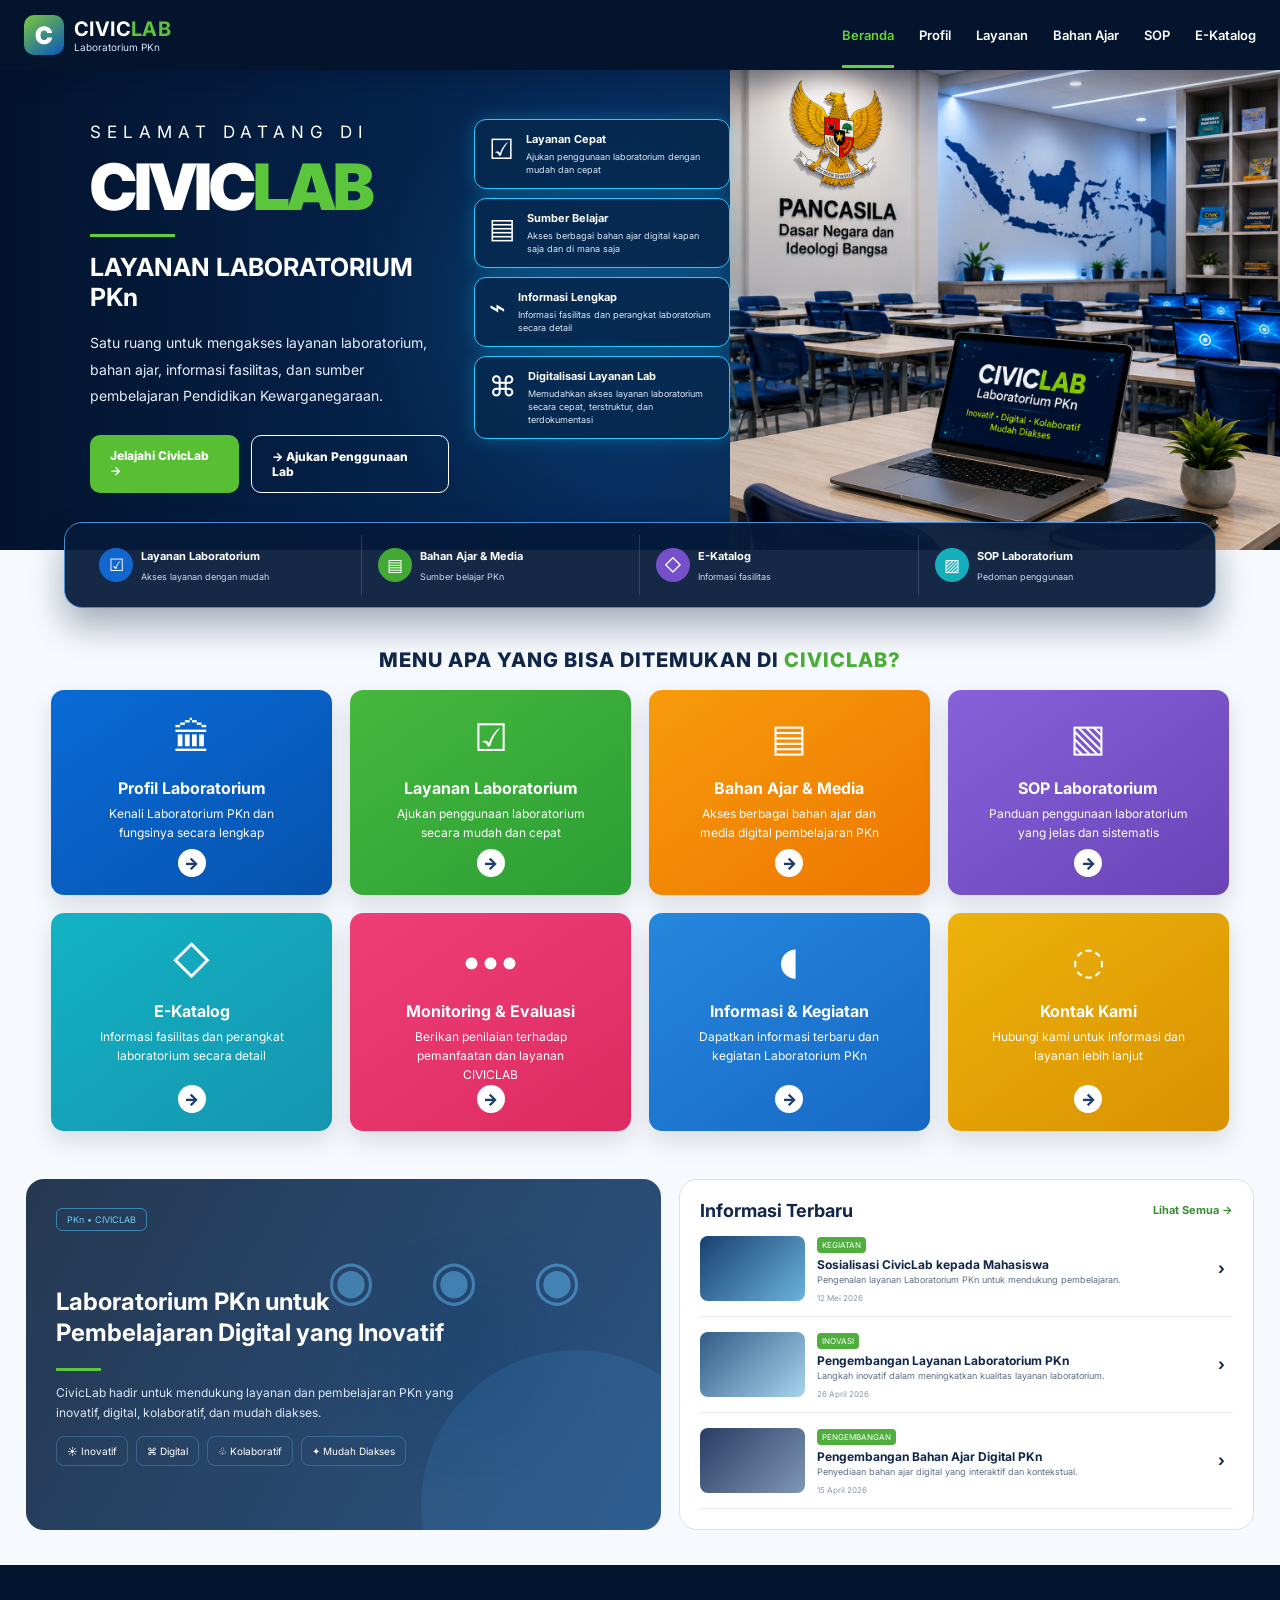
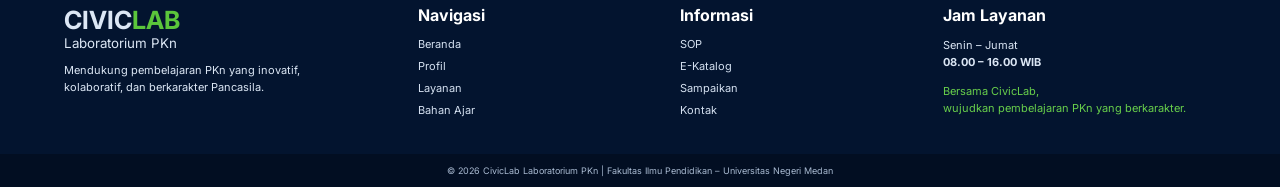
<file: index.html>
<!DOCTYPE html>
<html lang="id">
<head>
<meta charset="UTF-8">
<meta name="viewport" content="width=device-width, initial-scale=1.0">
<title>CIVICLAB | Laboratorium PKn</title>
<link rel="stylesheet" href="style.css">
</head>
<body>
<header class="topbar">
  <a class="brand" href="#beranda">
    <div class="brand-mark">C</div>
    <div><strong>CIVIC<span>LAB</span></strong><small>Laboratorium PKn</small></div>
  </a>
  <nav>
    <a class="active" href="#beranda">Beranda</a>
    <a href="profil.html">Profil</a>
    <a href="layanan.html">Layanan</a>
   <a href="bahan-ajar.html">Bahan Ajar</a>
  <a href="sop.html">SOP</a>
    <a href="ekatalog.html">E-Katalog</a>
   
  </nav>
 
</header>

<main>
<section id="beranda" class="hero">
  <div class="hero-left">
    <div class="eyebrow">SELAMAT DATANG DI</div>
    <h1>CIVIC<span>LAB</span></h1>
    <div class="green-line"></div>
    <h2>LAYANAN LABORATORIUM PKn</h2>
    <p>Satu ruang untuk mengakses layanan laboratorium, bahan ajar, informasi fasilitas, dan sumber pembelajaran Pendidikan Kewarganegaraan.</p>
    <div class="hero-actions">
      <a class="btn green" href="#menu">Jelajahi CivicLab <b>→</b></a>
      <a class="btn outline" href="layanan.html">→ Ajukan Penggunaan Lab</a>
    </div>
  </div>

  <div class="hero-middle">
    <div class="quick-card"><i>☑</i><div><b>Layanan Cepat</b><span>Ajukan penggunaan laboratorium dengan mudah dan cepat</span></div></div>
    <div class="quick-card"><i>▤</i><div><b>Sumber Belajar</b><span>Akses berbagai bahan ajar digital kapan saja dan di mana saja</span></div></div>
    <div class="quick-card"><i>⌁</i><div><b>Informasi Lengkap</b><span>Informasi fasilitas dan perangkat laboratorium secara detail</span></div></div>
    <div class="quick-card"><i>⌘</i><div><b>Digitalisasi Layanan Lab</b><span>Memudahkan akses layanan laboratorium secara cepat, terstruktur, dan terdokumentasi</span></div></div>
  </div>

  <div class="lab-scene">
    <img class="lab-hero-photo" src="lab-pkn-hero.png" alt="Laboratorium PKn CivicLab">
  </div>
</section>

<section class="quick-links">
  <a href="#layanan"><span>☑</span><b>Layanan Laboratorium</b><small>Akses layanan dengan mudah</small></a>
  <a href="#bahan-ajar"><span>▤</span><b>Bahan Ajar & Media</b><small>Sumber belajar PKn</small></a>
  <a href="#ekatalog"><span>◇</span><b>E-Katalog</b><small>Informasi fasilitas</small></a>
  <a href="sop.html"><span>▨</span><b>SOP Laboratorium</b><small>Pedoman penggunaan</small></a>
</section>

<section id="menu" class="menu-section">
  <div class="section-title">MENU APA YANG BISA DITEMUKAN DI <span>CIVICLAB?</span></div>
  <div class="cards">
    <a class="menu-card blue" href="profil.html"><div class="big-icon">🏛</div><h3>Profil Laboratorium</h3><p>Kenali Laboratorium PKn dan fungsinya secara lengkap</p><em>→</em></a>
    <a id="layanan" class="menu-card green" href="layanan.html"><div class="big-icon">☑</div><h3>Layanan Laboratorium</h3><p>Ajukan penggunaan laboratorium secara mudah dan cepat</p><em>→</em></a>
    <a id="bahan-ajar" class="menu-card orange" href="bahan-ajar.html"><div class="big-icon">▤</div><h3>Bahan Ajar & Media</h3><p>Akses berbagai bahan ajar dan media digital pembelajaran PKn</p><em>→</em></a>
    <a id="sop" class="menu-card purple" href="sop.html"><div class="big-icon">▧</div><h3>SOP Laboratorium</h3><p>Panduan penggunaan laboratorium yang jelas dan sistematis</p><em>→</em></a>
    <a id="ekatalog" class="menu-card cyan" href="ekatalog.html"><div class="big-icon">◇</div><h3>E-Katalog</h3><p>Informasi fasilitas dan perangkat laboratorium secara detail</p><em>→</em></a>
   <a id="masukan" class="menu-card pink" href="https://forms.gle/FmxXrZ43WfitxXyA6" target="_blank" rel="noopener noreferrer"><div class="big-icon">•••</div><h3>Monitoring & Evaluasi</h3><p>Berikan penilaian terhadap pemanfaatan dan layanan CIVICLAB</p><em>→</em></a>
    <a class="menu-card blue2" href="#informasi"><div class="big-icon">◖</div><h3>Informasi & Kegiatan</h3><p>Dapatkan informasi terbaru dan kegiatan Laboratorium PKn</p><em>→</em></a>
    <a id="kontak" class="menu-card yellow" href="#kontak-detail"><div class="big-icon">◌</div><h3>Kontak Kami</h3><p>Hubungi kami untuk informasi dan layanan lebih lanjut</p><em>→</em></a>
  </div>
</section>



<section class="split-section" id="profil-detail">
  <div class="character-panel">
    <div class="mini-screen">PKn • CIVICLAB</div>
    <div class="students">◉　◉　◉</div>
    <h2>Laboratorium PKn untuk Pembelajaran Digital yang Inovatif</h2>
    <div class="short-line"></div>
    <p>CivicLab hadir untuk mendukung layanan dan pembelajaran PKn yang inovatif, digital, kolaboratif, dan mudah diakses.</p>
    <div class="values"><span>☀ Inovatif</span><span>⌘ Digital</span><span>♧ Kolaboratif</span><span>✦ Mudah Diakses</span></div>
  </div>
  <div class="news" id="informasi">
    <div class="news-head"><h2>Informasi Terbaru</h2><a href="#informasi">Lihat Semua →</a></div>
    <article><div class="thumb t1"></div><div><small>KEGIATAN</small><h3>Sosialisasi CivicLab kepada Mahasiswa</h3><p>Pengenalan layanan Laboratorium PKn untuk mendukung pembelajaran.</p><time>12 Mei 2026</time></div><b>›</b></article>
    <article><div class="thumb t2"></div><div><small>INOVASI</small><h3>Pengembangan Layanan Laboratorium PKn</h3><p>Langkah inovatif dalam meningkatkan kualitas layanan laboratorium.</p><time>26 April 2026</time></div><b>›</b></article>
    <article><div class="thumb t3"></div><div><small>PENGEMBANGAN</small><h3>Pengembangan Bahan Ajar Digital PKn</h3><p>Penyediaan bahan ajar digital yang interaktif dan kontekstual.</p><time>15 April 2026</time></div><b>›</b></article>
  </div>
</section>

</main>

<footer>
  <div><strong>CIVIC<span>LAB</span></strong><small>Laboratorium PKn</small><p>Mendukung pembelajaran PKn yang inovatif, kolaboratif, dan berkarakter Pancasila.</p></div>
  <div><h4>Navigasi</h4><a href="#beranda">Beranda</a><a href="#profil-detail">Profil</a><a href="#layanan">Layanan</a><a href="#bahan-detail">Bahan Ajar</a></div>
  <div><h4>Informasi</h4><a href="#sop-detail">SOP</a><a href="#ekatalog-detail">E-Katalog</a><a href="#masukan">Sampaikan </a><a href="#kontak-detail">Kontak</a></div>
  <div><h4>Jam Layanan</h4><p>Senin – Jumat<br><b>08.00 – 16.00 WIB</b></p><p class="green-text">Bersama CivicLab,<br>wujudkan pembelajaran PKn yang berkarakter.</p></div>
</footer>
<div class="copyright">© 2026 CivicLab Laboratorium PKn | Fakultas Ilmu Pendidikan – Universitas Negeri Medan</div>
<script src="script.js"></script>
</body>
</html>
</file>
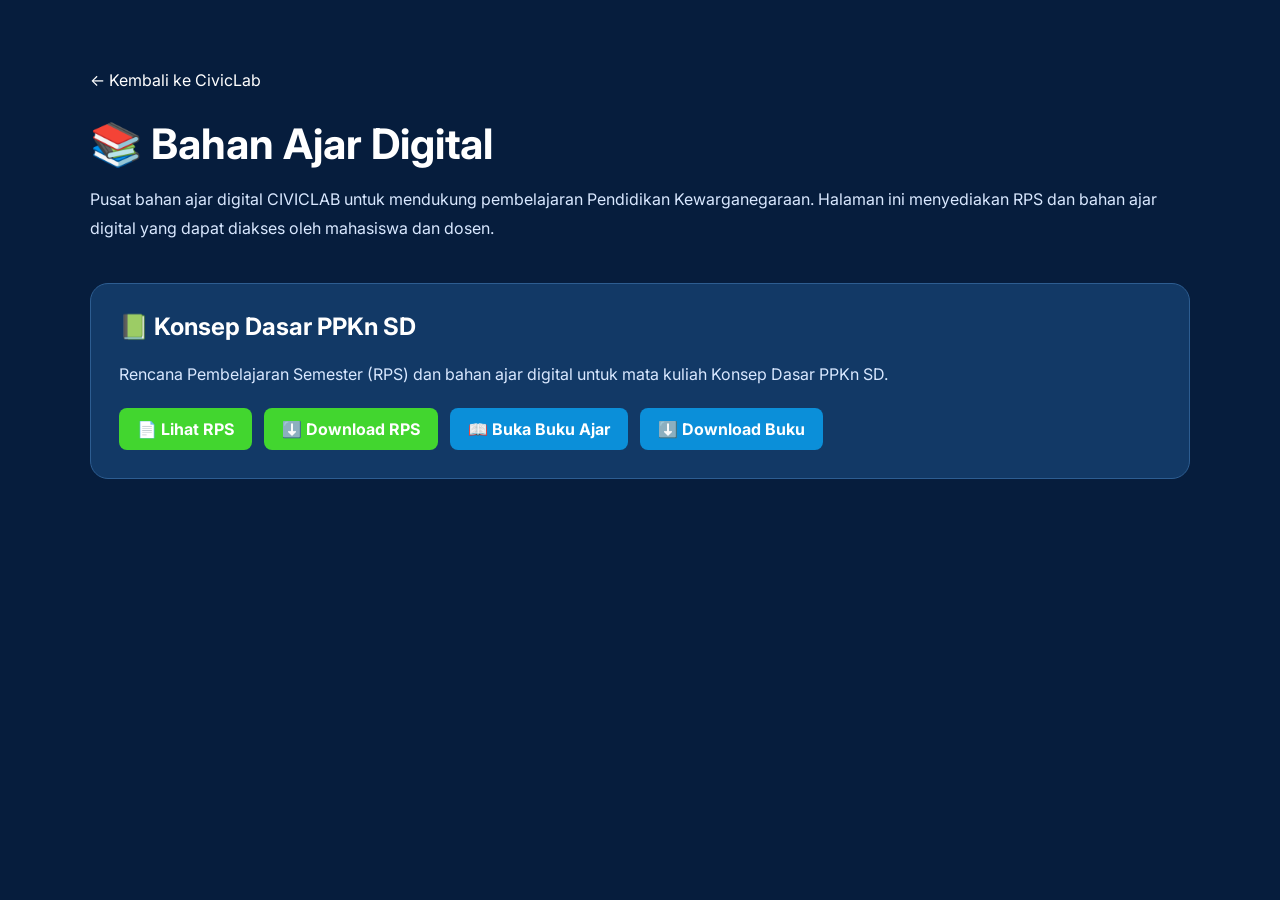
<file: bahan-ajar.html>
<!DOCTYPE html>
<html lang="id">

<head>
<meta charset="UTF-8">
<meta name="viewport" content="width=device-width, initial-scale=1.0">

<title>Bahan Ajar Digital | CIVICLAB</title>

<link rel="stylesheet" href="style.css">

<style>

.bahan-page {
    min-height: 100vh;
    padding: 70px 7%;
    background: #061d3d;
    color: white;
}

.bahan-wrap {
    max-width: 1100px;
    margin: auto;
}

.bahan-page h1 {
    font-size: 42px;
    margin-bottom: 12px;
}

.bahan-intro {
    color: #d9e8ff;
    line-height: 1.8;
    margin-bottom: 40px;
}

.mata-kuliah {
    background: #123966;
    border: 1px solid #2d5d91;
    border-radius: 18px;
    padding: 28px;
    margin-bottom: 25px;
}

.mata-kuliah h2 {
    margin-top: 0;
    font-size: 24px;
}

.mata-kuliah p {
    color: #d9e8ff;
    line-height: 1.7;
}

.dokumen {
    display: flex;
    gap: 12px;
    flex-wrap: wrap;
    margin-top: 20px;
}

.dokumen a {
    display: inline-block;
    padding: 11px 18px;
    border-radius: 8px;
    text-decoration: none;
    font-weight: bold;
}

.rps-button {
    background: #42d62f;
    color: white;
}

.buku-button {
    background: #0b8fd9;
    color: white;
}

.buku-button:hover,
.rps-button:hover {
    opacity: 0.9;
    transform: translateY(-1px);
}

</style>

</head>

<body>

<main class="bahan-page">

<a href="index.html" class="back-button">
← Kembali ke CivicLab
</a>

<div class="bahan-wrap">

<h1>📚 Bahan Ajar Digital</h1>

<p class="bahan-intro">
Pusat bahan ajar digital CIVICLAB untuk mendukung pembelajaran
Pendidikan Kewarganegaraan. Halaman ini menyediakan RPS dan
bahan ajar digital yang dapat diakses oleh mahasiswa dan dosen.
</p>


<section class="mata-kuliah">

<h2>📗 Konsep Dasar PPKn SD</h2>

<p>
Rencana Pembelajaran Semester (RPS) dan bahan ajar digital
untuk mata kuliah Konsep Dasar PPKn SD.
</p>


<div class="dokumen">

<!-- RPS -->

<a href="RPS KONSEP DASAR PKN SD GENAP 2023-2024.pdf"
class="rps-button"
target="_blank">

📄 Lihat RPS

</a>


<a href="RPS KONSEP DASAR PKN SD GENAP 2023-2024.pdf"
class="rps-button"
download="RPS-Konsep-Dasar-PPKn-SD.pdf">

⬇️ Download RPS

</a>


<!-- BUKU AJAR HEYZINE -->

<a href="https://heyzine.com/flip-book/2499186b9b.html"
class="buku-button"
target="_blank"
rel="noopener noreferrer">

📖 Buka Buku Ajar

</a>


<!-- DOWNLOAD PDF GITHUB -->

<a href="EBOOK BAHAN AJAR_1.pdf"
class="buku-button"
download="EBOOK-BAHAN-AJAR-KONSEP-DASAR-PPKN.pdf">

⬇️ Download Buku

</a>

</div>

</section>

</div>

</main>

</body>

</html>
</file>
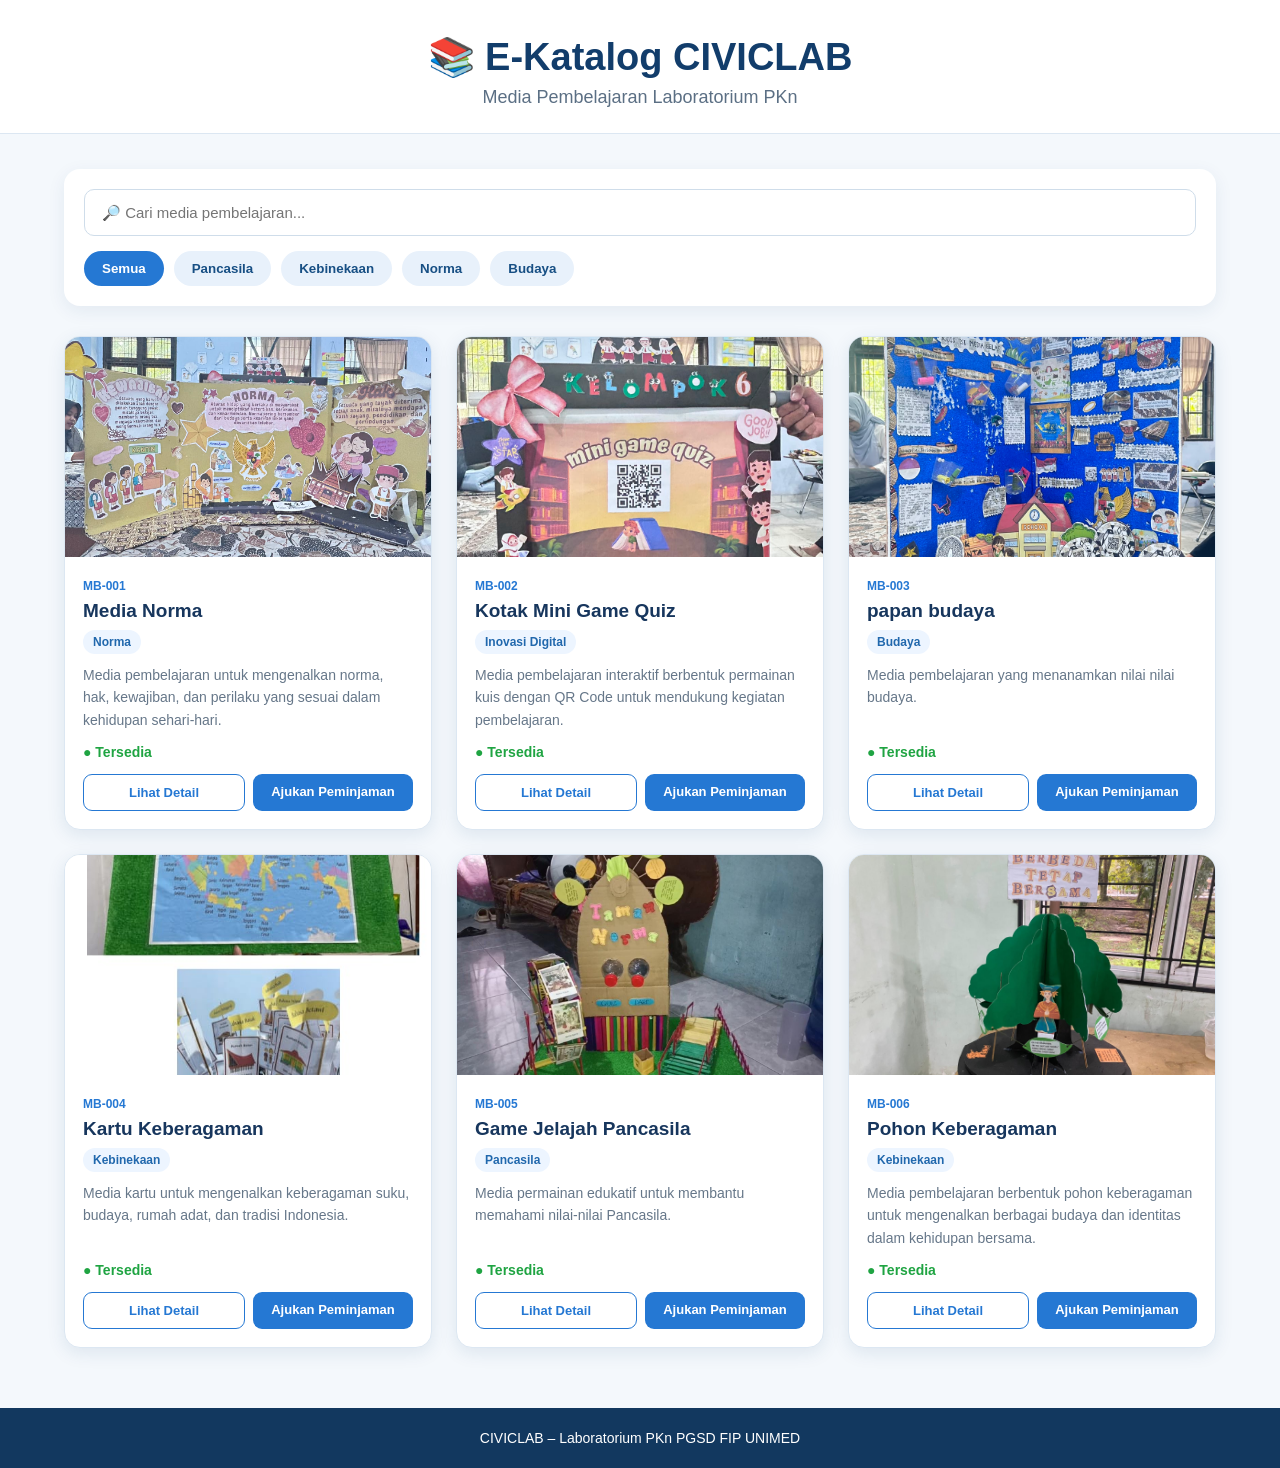
<file: ekatalog.html>
<!DOCTYPE html>
<html lang="id">
<head>
  <meta charset="UTF-8">
  <meta name="viewport" content="width=device-width, initial-scale=1.0">
  <title>E-Katalog CIVICLAB</title>

  <style>
    * {
      box-sizing: border-box;
      margin: 0;
      padding: 0;
    }

    body {
      font-family: Arial, Helvetica, sans-serif;
      background: #f4f8fc;
      color: #17365d;
    }

    .header {
      background: #ffffff;
      padding: 35px 7% 25px;
      text-align: center;
      border-bottom: 1px solid #dce7f2;
    }

    .header h1 {
      font-size: 38px;
      margin-bottom: 8px;
      color: #123d6b;
    }

    .header p {
      font-size: 18px;
      color: #5b6f84;
    }

    .catalog {
      width: 90%;
      max-width: 1200px;
      margin: 35px auto 60px;
    }

    .search-area {
      background: #ffffff;
      padding: 20px;
      border-radius: 16px;
      box-shadow: 0 5px 18px rgba(20, 70, 120, 0.08);
      margin-bottom: 30px;
    }

    .search-box {
      width: 100%;
      padding: 14px 17px;
      border: 1px solid #cfddea;
      border-radius: 10px;
      font-size: 15px;
      outline: none;
    }

    .search-box:focus {
      border-color: #2b7cd3;
    }

    .category {
      display: flex;
      flex-wrap: wrap;
      gap: 10px;
      margin-top: 15px;
    }

    .category button {
      border: none;
      padding: 10px 18px;
      border-radius: 20px;
      background: #e8f1fb;
      color: #174f84;
      cursor: pointer;
      font-weight: bold;
    }

    .category button.active,
    .category button:hover {
      background: #2578d3;
      color: white;
    }

    .catalog-grid {
      display: grid;
      grid-template-columns: repeat(3, 1fr);
      gap: 24px;
    }

    .card {
      background: white;
      border-radius: 16px;
      overflow: hidden;
      box-shadow: 0 5px 18px rgba(20, 70, 120, 0.10);
      border: 1px solid #dce7f2;
      transition: 0.2s;
    }

    .card:hover {
      transform: translateY(-4px);
    }

    .card-image {
      width: 100%;
      height: 220px;
      object-fit: cover;
      background: #eaf1f7;
      cursor: pointer;
    }

    .card-content {
      padding: 18px;
    }

    .code {
      font-size: 12px;
      font-weight: bold;
      color: #2578d3;
      margin-bottom: 7px;
    }

    .card h2 {
      font-size: 19px;
      margin-bottom: 8px;
      color: #17365d;
    }

    .category-label {
      display: inline-block;
      background: #edf5ff;
      color: #2168ad;
      padding: 5px 10px;
      border-radius: 15px;
      font-size: 12px;
      font-weight: bold;
      margin-bottom: 10px;
    }

    .description {
      color: #667789;
      font-size: 14px;
      line-height: 1.6;
      min-height: 68px;
      margin-bottom: 12px;
    }

    .status {
      color: #1fa442;
      font-weight: bold;
      font-size: 14px;
      margin-bottom: 14px;
    }

    .buttons {
      display: flex;
      gap: 8px;
    }

    .btn {
      flex: 1;
      text-align: center;
      padding: 10px;
      border-radius: 9px;
      text-decoration: none;
      font-weight: bold;
      font-size: 13px;
    }

    .detail {
      border: 1px solid #2578d3;
      color: #2578d3;
      background: white;
    }

    .borrow {
      background: #2578d3;
      color: white;
    }

    .footer {
      background: #12385f;
      color: white;
      text-align: center;
      padding: 22px;
      font-size: 14px;
    }

    @media (max-width: 900px) {
      .catalog-grid {
        grid-template-columns: repeat(2, 1fr);
      }
    }

    @media (max-width: 600px) {
      .catalog-grid {
        grid-template-columns: 1fr;
      }

      .header h1 {
        font-size: 30px;
      }
    }
  </style>
</head>

<body>

  <header class="header">
    <h1>📚 E-Katalog CIVICLAB</h1>
    <p>Media Pembelajaran Laboratorium PKn</p>
  </header>

  <main class="catalog">

    <div class="search-area">

      <input
        type="text"
        id="search"
        class="search-box"
        placeholder="🔎 Cari media pembelajaran..."
        onkeyup="cariMedia()"
      >

      <div class="category">
        <button class="active" onclick="filterKategori('Semua', this)">Semua</button>
        <button onclick="filterKategori('Pancasila', this)">Pancasila</button>
        <button onclick="filterKategori('Kebinekaan', this)">Kebinekaan</button>
        <button onclick="filterKategori('Norma', this)">Norma</button>
        <button onclick="filterKategori('Budaya', this)">Budaya</button>
      </div>

    </div>


    <div class="catalog-grid">

      <!-- MEDIA 1 -->
      <div class="card media-card" data-kategori="Norma">
        <img src="media%201" class="card-image" onclick="zoomImage(this)">
        <div class="card-content">
          <div class="code">MB-001</div>
          <h2>Media Norma</h2>
        <span class="category-label">Norma</span>
          <p class="description">
            Media pembelajaran untuk mengenalkan norma, hak, kewajiban, dan perilaku yang sesuai dalam kehidupan sehari-hari.
          </p>
          <div class="status">● Tersedia</div>
          <div class="buttons">
            <a href="#" class="btn detail">Lihat Detail</a>
            <a href="https://forms.gle/HmockDYW9E1SAQEB8" target="_blank" class="btn borrow">Ajukan Peminjaman</a>
          </div>
        </div>
      </div>


      <!-- MEDIA 2 -->
     <div class="card media-card" data-kategori="Inovasi Digital">
        <img src="media%202" class="card-image" onclick="zoomImage(this)">
        <div class="card-content">
          <div class="code">MB-002</div>
         <h2>Kotak Mini Game Quiz</h2>
         <span class="category-label">Inovasi Digital</span>
          <p class="description">
          Media pembelajaran interaktif berbentuk permainan kuis dengan QR Code untuk mendukung kegiatan pembelajaran.
          </p>
          <div class="status">● Tersedia</div>
          <div class="buttons">
            <a href="#" class="btn detail">Lihat Detail</a>
            <a href="https://forms.gle/HmockDYW9E1SAQEB8" target="_blank" class="btn borrow">Ajukan Peminjaman</a>
          </div>
        </div>
      </div>


      <!-- MEDIA 3 -->
      <div class="card media-card" data-kategori="Budaya">
        <img src="media%203" class="card-image" onclick="zoomImage(this)">
        <div class="card-content">
          <div class="code">MB-003</div>
          <h2>papan budaya</h2>
          <span class="category-label">Budaya</span>
          <p class="description">
            Media pembelajaran yang menanamkan nilai nilai budaya.
          </p>
          <div class="status">● Tersedia</div>
          <div class="buttons">
            <a href="#" class="btn detail">Lihat Detail</a>
            <a href="https://forms.gle/HmockDYW9E1SAQEB8" target="_blank" class="btn borrow">Ajukan Peminjaman</a>
          </div>
        </div>
      </div>


      <!-- MEDIA 4 -->
      <div class="card media-card" data-kategori="Kebinekaan">
        <img src="Menara%20budaya.jpeg" class="card-image" onclick="zoomImage(this)">
        <div class="card-content">
          <div class="code">MB-004</div>
          <h2>Kartu Keberagaman</h2>
          <span class="category-label">Kebinekaan</span>
          <p class="description">
            Media kartu untuk mengenalkan keberagaman suku, budaya, rumah adat, dan tradisi Indonesia.
          </p>
          <div class="status">● Tersedia</div>
          <div class="buttons">
            <a href="#" class="btn detail">Lihat Detail</a>
            <a href="https://forms.gle/HmockDYW9E1SAQEB8" target="_blank" class="btn borrow">Ajukan Peminjaman</a>
          </div>
        </div>
      </div>


      <!-- MEDIA 5 -->
      <div class="card media-card" data-kategori="Pancasila">
        <img src="taman%20norma.jpeg" class="card-image" onclick="zoomImage(this)">
        <div class="card-content">
          <div class="code">MB-005</div>
          <h2>Game Jelajah Pancasila</h2>
          <span class="category-label">Pancasila</span>
          <p class="description">
            Media permainan edukatif untuk membantu memahami nilai-nilai Pancasila.
          </p>
          <div class="status">● Tersedia</div>
          <div class="buttons">
            <a href="#" class="btn detail">Lihat Detail</a>
            <a href="https://forms.gle/HmockDYW9E1SAQEB8" target="_blank" class="btn borrow">Ajukan Peminjaman</a>
          </div>
        </div>
      </div>


      <!-- MEDIA 6 -->
     <div class="card media-card" data-kategori="Kebinekaan">
        <img src="Pohon%20Keberagaman.jpeg" class="card-image" onclick="zoomImage(this)">
        <div class="card-content">
          <div class="code">MB-006</div>
          <h2>Pohon Keberagaman</h2>
         <span class="category-label">Kebinekaan</span>
          <p class="description">
           Media pembelajaran berbentuk pohon keberagaman untuk mengenalkan berbagai budaya dan identitas dalam kehidupan bersama.
          </p>
          <div class="status">● Tersedia</div>
          <div class="buttons">
            <a href="#" class="btn detail">Lihat Detail</a>
            <a href="https://forms.gle/HmockDYW9E1SAQEB8" target="_blank" class="btn borrow">Ajukan Peminjaman</a>
          </div>
        </div>
      </div>

    </div>
  </main>


  <footer class="footer">
    CIVICLAB – Laboratorium PKn PGSD FIP UNIMED
  </footer>


  <script>

    function cariMedia() {
      const input = document.getElementById("search").value.toLowerCase();
      const cards = document.querySelectorAll(".media-card");

      cards.forEach(function(card) {
        const text = card.innerText.toLowerCase();
        card.style.display = text.includes(input) ? "" : "none";
      });
    }


    function filterKategori(kategori, tombol) {

      document.querySelectorAll(".category button").forEach(function(btn) {
        btn.classList.remove("active");
      });

      tombol.classList.add("active");

      document.querySelectorAll(".media-card").forEach(function(card) {

        if (kategori === "Semua" ||
            card.dataset.kategori === kategori) {

          card.style.display = "";

        } else {

          card.style.display = "none";

        }

      });
    }


    function zoomImage(image) {

      const overlay = document.createElement("div");

      overlay.style.position = "fixed";
      overlay.style.inset = "0";
      overlay.style.background = "rgba(0,0,0,0.8)";
      overlay.style.display = "flex";
      overlay.style.alignItems = "center";
      overlay.style.justifyContent = "center";
      overlay.style.zIndex = "9999";

      const img = document.createElement("img");

      img.src = image.src;
      img.style.maxWidth = "90%";
      img.style.maxHeight = "90%";
      img.style.objectFit = "contain";

      overlay.appendChild(img);

      overlay.onclick = function() {
        overlay.remove();
      };

      document.body.appendChild(overlay);
    }

  </script>

</body>
</html>
</file>
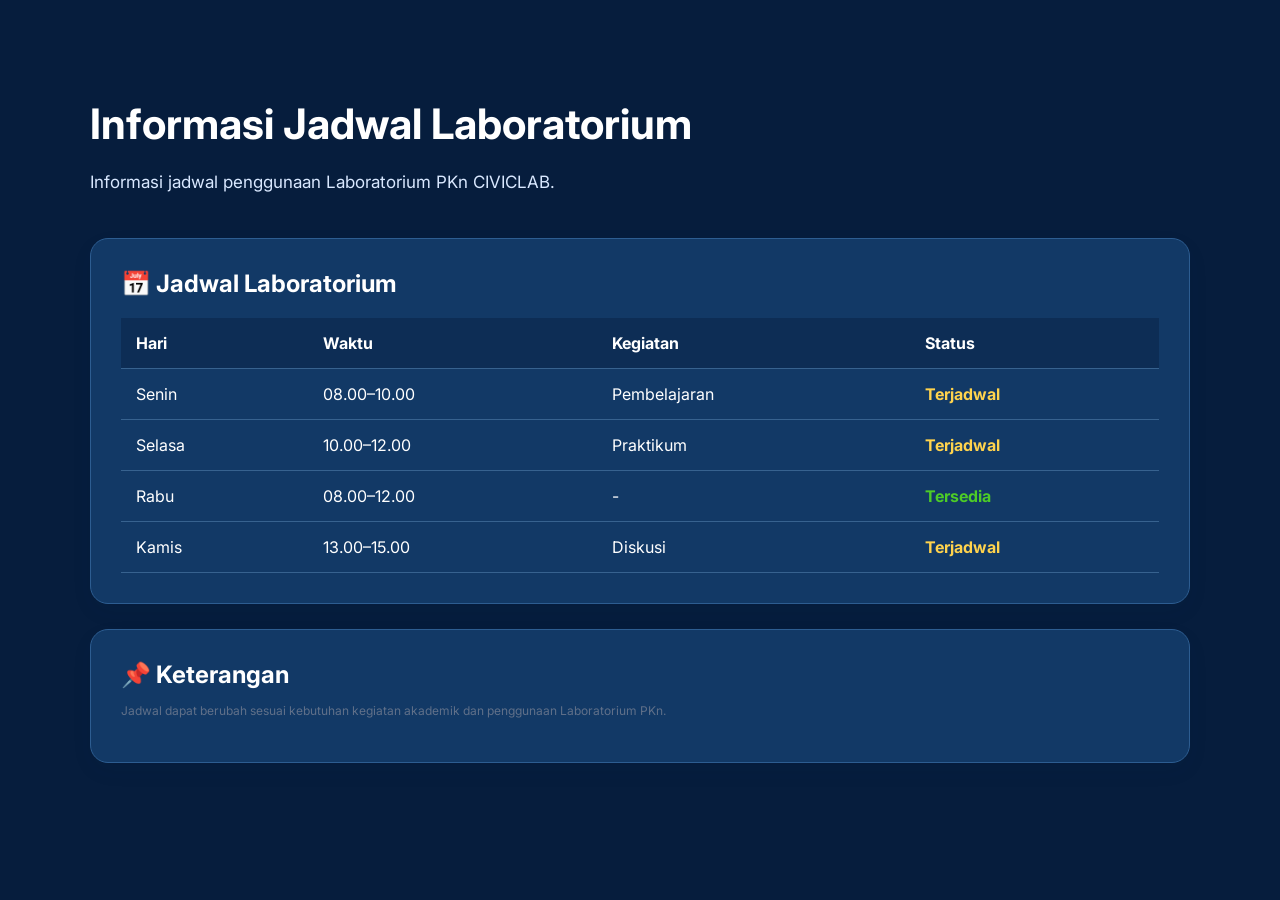
<file: jadwal.html>
<!DOCTYPE html>
<html lang="id">
<head>
    <meta charset="UTF-8">
    <meta name="viewport" content="width=device-width, initial-scale=1.0">

    <title>Informasi Jadwal Laboratorium | CIVICLAB</title>

    <link rel="stylesheet" href="style.css">

    <style>
        .detail-page {
            min-height: 100vh;
            padding: 70px 7%;
            background: #061d3d;
            color: white;
        }

        .detail-wrap {
            max-width: 1100px;
            margin: auto;
        }

        .detail-page h1 {
            font-size: 42px;
            margin-bottom: 18px;
        }

        .intro {
            font-size: 17px;
            line-height: 1.8;
            color: #d9e8ff;
            margin-bottom: 40px;
        }

        .detail-card {
            background: #123966;
            border: 1px solid #2d5d91;
            border-radius: 18px;
            padding: 30px;
            margin-bottom: 25px;
        }

        .detail-card h2 {
            margin-top: 0;
            font-size: 24px;
        }

        .schedule-table {
            width: 100%;
            border-collapse: collapse;
            margin-top: 20px;
        }

        .schedule-table th,
        .schedule-table td {
            padding: 15px;
            border-bottom: 1px solid #37628f;
            text-align: left;
        }

        .schedule-table th {
            background: #0d2d55;
        }

        .status {
            font-weight: bold;
        }

        .scheduled {
            color: #ffd34d;
        }

        .available {
            color: #4dcc27;
        }
    </style>
</head>

<body>

<main class="detail-page">

    <div class="detail-wrap">

        <h1>Informasi Jadwal Laboratorium</h1>

        <p class="intro">
            Informasi jadwal penggunaan Laboratorium PKn CIVICLAB.
        </p>

        <section class="detail-card">

            <h2>📅 Jadwal Laboratorium</h2>

            <table class="schedule-table">

                <thead>
                    <tr>
                        <th>Hari</th>
                        <th>Waktu</th>
                        <th>Kegiatan</th>
                        <th>Status</th>
                    </tr>
                </thead>

                <tbody>

                    <tr>
                        <td>Senin</td>
                        <td>08.00–10.00</td>
                        <td>Pembelajaran</td>
                        <td class="status scheduled">Terjadwal</td>
                    </tr>

                    <tr>
                        <td>Selasa</td>
                        <td>10.00–12.00</td>
                        <td>Praktikum</td>
                        <td class="status scheduled">Terjadwal</td>
                    </tr>

                    <tr>
                        <td>Rabu</td>
                        <td>08.00–12.00</td>
                        <td>-</td>
                        <td class="status available">Tersedia</td>
                    </tr>

                    <tr>
                        <td>Kamis</td>
                        <td>13.00–15.00</td>
                        <td>Diskusi</td>
                        <td class="status scheduled">Terjadwal</td>
                    </tr>

                </tbody>

            </table>

        </section>

        <section class="detail-card">

            <h2>📌 Keterangan</h2>

            <p>
                Jadwal dapat berubah sesuai kebutuhan kegiatan akademik
                dan penggunaan Laboratorium PKn.
            </p>

        </section>

    </div>

</main>

</body>
</html>
</file>
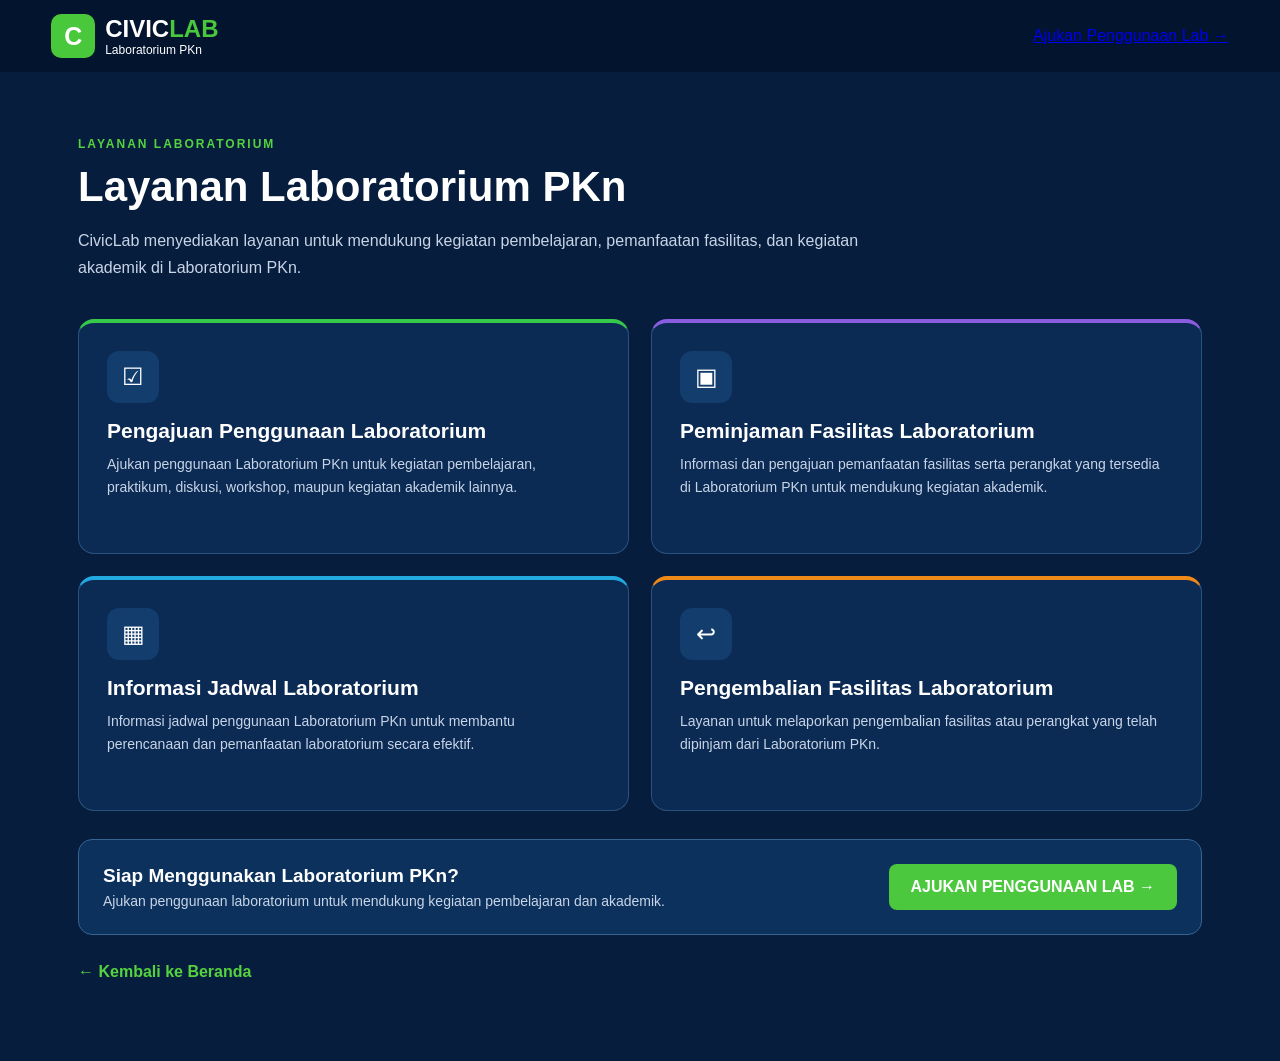
<file: layanan.html>
<!DOCTYPE html>
<html lang="id">
<head>
<meta charset="UTF-8">
<meta name="viewport" content="width=device-width, initial-scale=1.0">
<title>Layanan Laboratorium PKn | CIVICLAB</title>

<style>
*{box-sizing:border-box}
body{
  margin:0;
  font-family:Arial,Helvetica,sans-serif;
  background:#071d3d;
  color:#fff;
}
.topbar{
  height:72px;
  background:#03142f;
  display:flex;
  align-items:center;
  padding:0 4%;
  gap:30px;
}
.brand{
  display:flex;
  align-items:center;
  gap:10px;
  text-decoration:none;
  color:#fff;
  margin-right:auto;
}
.mark{
  width:44px;
  height:44px;
  border-radius:10px;
  background:#49c83b;
  display:grid;
  place-items:center;
  font-size:25px;
  font-weight:800;
}
.brand strong{font-size:24px}
.brand strong span{color:#49c83b}
.brand small{
  display:block;
  font-size:12px;
}
nav a{
  color:#fff;
  text-decoration:none;
  margin:0 10px;
  font-size:14px;
}
nav a:hover{color:#55d33f}
.cta{
  border:1px solid #55d33f;
  color:#55d33f;
  padding:12px 17px;
  border-radius:9px;
  text-decoration:none;
  font-size:13px;
  font-weight:700;
}

main{
  max-width:1180px;
  margin:auto;
  padding:65px 28px 80px;
}
.kicker{
  color:#55d33f;
  font-size:12px;
  font-weight:800;
  letter-spacing:2px;
  margin-bottom:12px;
}
h1{
  font-size:42px;
  margin:0 0 14px;
}
.intro{
  max-width:800px;
  color:#c8d5e7;
  line-height:1.7;
  margin-bottom:38px;
}
.grid{
  display:grid;
  grid-template-columns:1fr 1fr;
  gap:22px;
}
.card{
  background:#0b2a54;
  border:1px solid #28517c;
  border-radius:16px;
  padding:28px;
  min-height:235px;
}
.card:nth-child(1){border-top:4px solid #35c84a}
.card:nth-child(2){border-top:4px solid #8a5ce0}
.card:nth-child(3){border-top:4px solid #22a9df}
.card:nth-child(4){border-top:4px solid #ef8a18}

.icon{
  width:52px;
  height:52px;
  border-radius:12px;
  background:#123d6d;
  display:grid;
  place-items:center;
  font-size:24px;
  margin-bottom:16px;
}
.card h2{
  font-size:21px;
  margin:0 0 10px;
}
.card p{
  color:#c8d5e7;
  line-height:1.6;
  font-size:14px;
  margin:0;
}

.action{
  margin-top:28px;
  background:#0c315d;
  border:1px solid #37648f;
  border-radius:14px;
  padding:24px;
  display:flex;
  justify-content:space-between;
  align-items:center;
  gap:20px;
}
.action strong{font-size:19px}
.action p{
  margin:6px 0 0;
  color:#c8d5e7;
  font-size:14px;
}
.action a{
  background:#4bc83d;
  color:#fff;
  text-decoration:none;
  padding:14px 22px;
  border-radius:8px;
  font-weight:800;
  white-space:nowrap;
}
.back{
  display:inline-block;
  margin-top:28px;
  color:#55d33f;
  text-decoration:none;
  font-weight:700;
}

@media(max-width:850px){
  .topbar{padding:0 18px}
  .topbar nav{display:none}
  .grid{grid-template-columns:1fr}
  main{padding:45px 18px}
  h1{font-size:32px}
  .action{
    flex-direction:column;
    align-items:flex-start;
  }
}
</style>
</head>

<body>

<header class="topbar">

<a class="brand" href="index.html">
  <div class="mark">C</div>
  <div>
    <strong>CIVIC<span>LAB</span></strong>
    <small>Laboratorium PKn</small>
  </div>
</a>



<a href="https://forms.gle/fUQF3ayYVGLTN4pN8" target="_blank">
  Ajukan Penggunaan Lab →
</a>

</header>

<main>

<div class="kicker">LAYANAN LABORATORIUM</div>

<h1>Layanan Laboratorium PKn</h1>

<p class="intro">
CivicLab menyediakan layanan untuk mendukung kegiatan pembelajaran,
pemanfaatan fasilitas, dan kegiatan akademik di Laboratorium PKn.
</p>

<section class="grid">

<article class="card" onclick="window.location.href='pengajuan.html'" style="cursor:pointer;">
  <div class="icon">☑</div>
  <h2>Pengajuan Penggunaan Laboratorium</h2>
  <p>
  Ajukan penggunaan Laboratorium PKn untuk kegiatan pembelajaran,
  praktikum, diskusi, workshop, maupun kegiatan akademik lainnya.
  </p>
</article>

<article class="card" onclick="window.location.href='peminjaman.html'" style="cursor:pointer;">
  <div class="icon">▣</div>
  <h2>Peminjaman Fasilitas Laboratorium</h2>
  <p>
  Informasi dan pengajuan pemanfaatan fasilitas serta perangkat
  yang tersedia di Laboratorium PKn untuk mendukung kegiatan akademik.
  </p>
</article>



<article class="card" onclick="window.location.href='jadwal.html'" style="cursor:pointer;">
  <div class="icon">▦</div>
  <h2>Informasi Jadwal Laboratorium</h2>
  <p>
  Informasi jadwal penggunaan Laboratorium PKn untuk membantu
  perencanaan dan pemanfaatan laboratorium secara efektif.
  </p>
</article>
<article class="card" onclick="window.location.href='pengembalian.html'" style="cursor:pointer;">
  <div class="icon">↩</div>
  <h2>Pengembalian Fasilitas Laboratorium</h2>
  <p>
    Layanan untuk melaporkan pengembalian fasilitas atau perangkat
    yang telah dipinjam dari Laboratorium PKn.
  </p>
</article>
</section>

<div class="action" id="ajukan">

<div>
  <strong>Siap Menggunakan Laboratorium PKn?</strong>
  <p>
  Ajukan penggunaan laboratorium untuk mendukung kegiatan
  pembelajaran dan akademik.
  </p>
</div>

<a href="#ajukan">
  AJUKAN PENGGUNAAN LAB →
</a>

</div>

<a class="back" href="index.html">
← Kembali ke Beranda
</a>

</main>

</body>
</html>
</file>
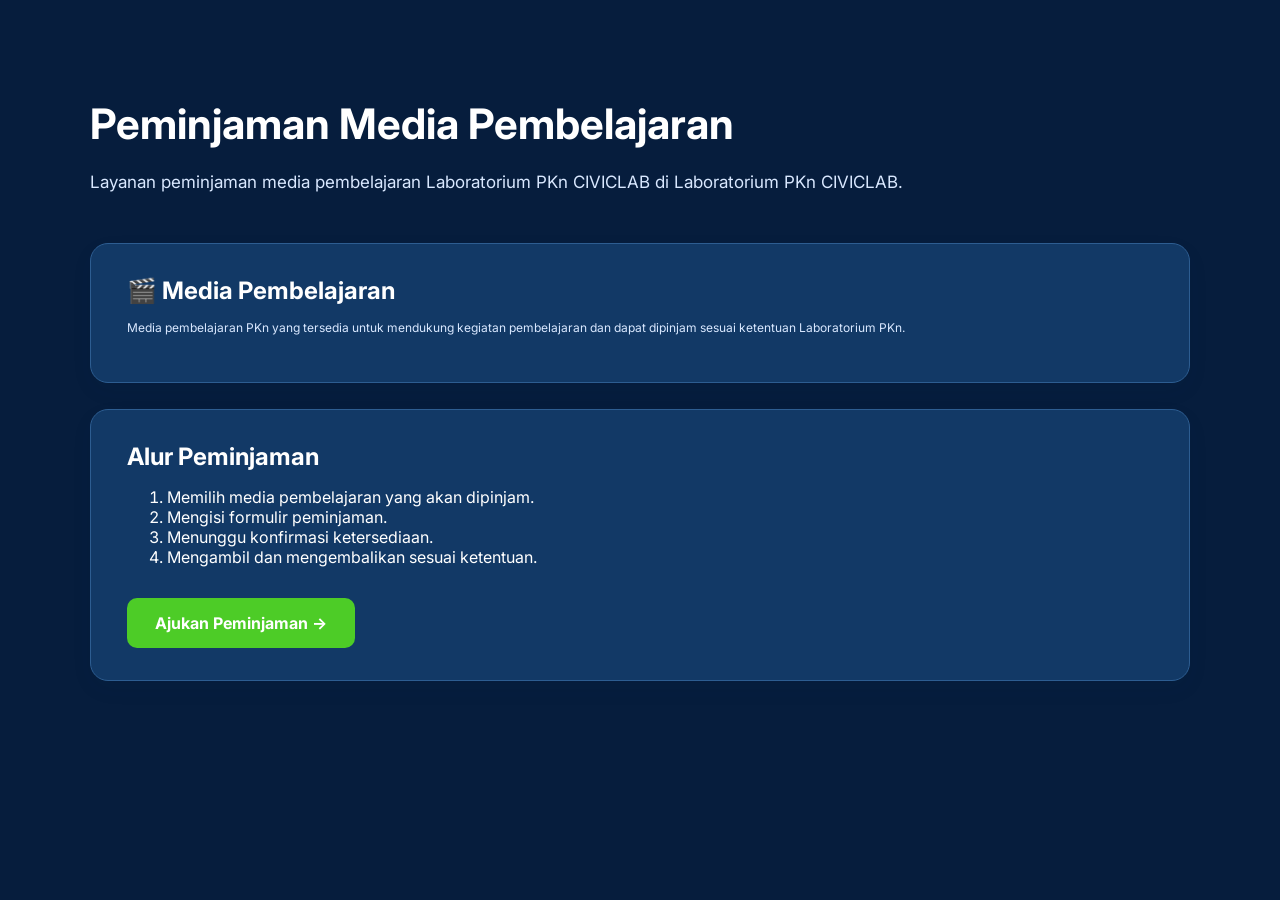
<file: peminjaman.html>
<!DOCTYPE html>
<html lang="id">
<head>
    <meta charset="UTF-8">
    <meta name="viewport" content="width=device-width, initial-scale=1.0">
    <title>Peminjaman Media & Buku Ajar | CIVICLAB</title>

    <link rel="stylesheet" href="style.css">

    <style>
        .detail-page {
            min-height: 100vh;
            padding: 70px 7%;
            background: #061d3d;
            color: white;
        }

        .detail-wrap {
            max-width: 1100px;
            margin: auto;
        }

        .detail-page h1 {
            font-size: 42px;
            margin-bottom: 18px;
        }

        .detail-page .intro {
            font-size: 17px;
            line-height: 1.8;
            color: #d9e8ff;
            margin-bottom: 45px;
        }

        .detail-card {
            background: #123966;
            border: 1px solid #2d5d91;
            border-radius: 18px;
            padding: 32px 36px;
            margin-bottom: 26px;
        }

        .detail-card h2 {
            margin-top: 0;
            font-size: 24px;
        }

        .detail-card p {
            color: #d9e8ff;
            line-height: 1.8;
        }

        .apply-button {
            display: inline-block;
            margin-top: 15px;
            padding: 15px 28px;
            background: #4dcc27;
            color: white;
            text-decoration: none;
            font-weight: bold;
            border-radius: 10px;
        }

        .apply-button:hover {
            opacity: 0.9;
        }
    </style>
</head>

<body>

<main class="detail-page">
    <div class="detail-wrap">

        <h1>Peminjaman Media Pembelajaran</h1>

        <p class="intro">
            Layanan peminjaman media pembelajaran Laboratorium PKn CIVICLAB
            di Laboratorium PKn CIVICLAB.
        </p>

        <section class="detail-card">
            <h2>🎬 Media Pembelajaran</h2>
            <p>
                Media pembelajaran PKn yang tersedia untuk mendukung
                kegiatan pembelajaran dan dapat dipinjam sesuai
                ketentuan Laboratorium PKn.
            </p>
        </section>

       

        <section class="detail-card">
            <h2>Alur Peminjaman</h2>

            <ol>
                <li>Memilih media pembelajaran yang akan dipinjam.</li>
                <li>Mengisi formulir peminjaman.</li>
                <li>Menunggu konfirmasi ketersediaan.</li>
                <li>Mengambil dan mengembalikan sesuai ketentuan.</li>
            </ol>

           <a href="https://forms.gle/Aeskdzf1Fw836aua9" class="apply-button" target="_blank">
                Ajukan Peminjaman →
            </a>
        </section>

    </div>
</main>

</body>
</html>
</file>
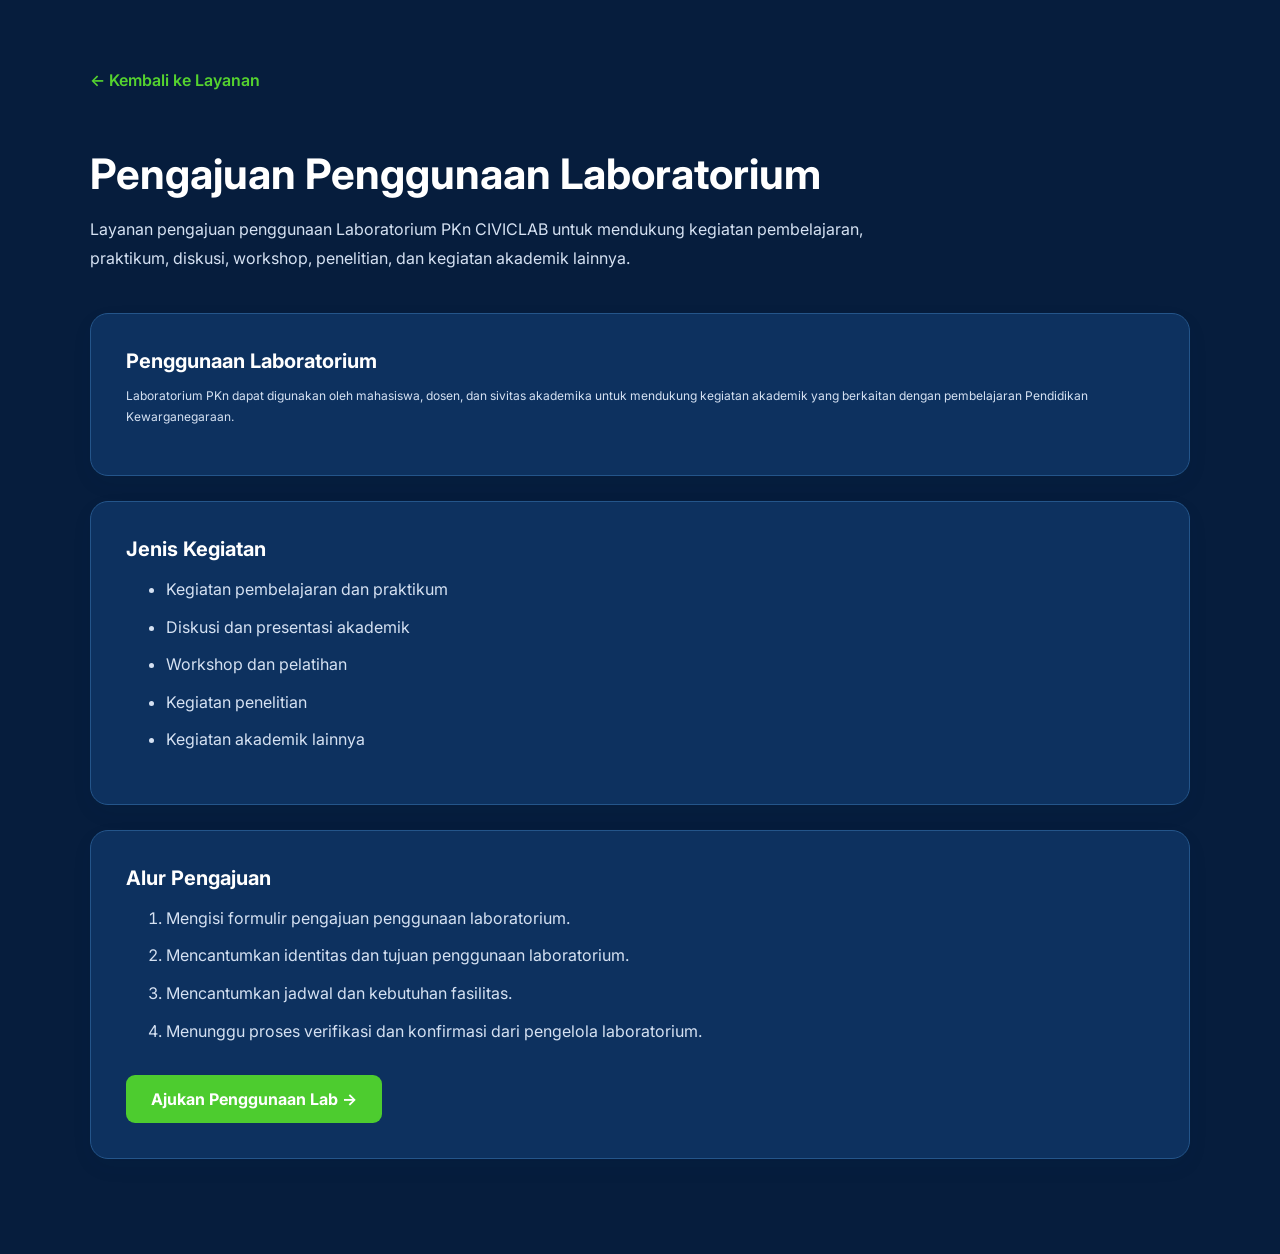
<file: pengajuan.html>
<!DOCTYPE html>
<html lang="id">
<head>
  <meta charset="UTF-8">
  <meta name="viewport" content="width=device-width, initial-scale=1.0">
  <title>Pengajuan Penggunaan Laboratorium | CIVICLAB</title>
  <link rel="stylesheet" href="style.css">
  <style>
    .detail-page {
      min-height: 100vh;
      padding: 70px 7%;
      background: #061d3d;
      color: white;
    }

    .detail-wrap {
      max-width: 1100px;
      margin: 0 auto;
    }

    .back-link {
      display: inline-block;
      margin-bottom: 30px;
      color: #55d32f;
      text-decoration: none;
      font-weight: 600;
    }

    .detail-title {
      font-size: 42px;
      margin-bottom: 15px;
    }

    .detail-subtitle {
      max-width: 800px;
      line-height: 1.8;
      color: #d5e1f2;
      margin-bottom: 40px;
    }

    .detail-card {
      background: #0d315f;
      border: 1px solid #24558a;
      border-radius: 18px;
      padding: 35px;
      margin-bottom: 25px;
    }

    .detail-card h2 {
      margin-top: 0;
      color: white;
    }

    .detail-card p {
      color: #d5e1f2;
      line-height: 1.8;
    }

    .detail-card li {
      color: #d5e1f2;
      margin-bottom: 12px;
      line-height: 1.6;
    }

    .apply-button {
      display: inline-block;
      margin-top: 15px;
      padding: 14px 25px;
      background: #4dcc2f;
      color: white;
      text-decoration: none;
      border-radius: 9px;
      font-weight: 700;
    }

    .apply-button:hover {
      background: #42b827;
    }
  </style>
</head>

<body>

  <main class="detail-page">
    <div class="detail-wrap">

      <a href="layanan.html" class="back-link">← Kembali ke Layanan</a>

      <h1 class="detail-title">
        Pengajuan Penggunaan Laboratorium
      </h1>

      <p class="detail-subtitle">
        Layanan pengajuan penggunaan Laboratorium PKn CIVICLAB
        untuk mendukung kegiatan pembelajaran, praktikum, diskusi,
        workshop, penelitian, dan kegiatan akademik lainnya.
      </p>

      <section class="detail-card">
        <h2>Penggunaan Laboratorium</h2>
        <p>
          Laboratorium PKn dapat digunakan oleh mahasiswa, dosen,
          dan sivitas akademika untuk mendukung kegiatan akademik
          yang berkaitan dengan pembelajaran Pendidikan Kewarganegaraan.
        </p>
      </section>

      <section class="detail-card">
        <h2>Jenis Kegiatan</h2>
        <ul>
          <li>Kegiatan pembelajaran dan praktikum</li>
          <li>Diskusi dan presentasi akademik</li>
          <li>Workshop dan pelatihan</li>
          <li>Kegiatan penelitian</li>
          <li>Kegiatan akademik lainnya</li>
        </ul>
      </section>

      <section class="detail-card">
        <h2>Alur Pengajuan</h2>
        <ol>
          <li>Mengisi formulir pengajuan penggunaan laboratorium.</li>
          <li>Mencantumkan identitas dan tujuan penggunaan laboratorium.</li>
          <li>Mencantumkan jadwal dan kebutuhan fasilitas.</li>
          <li>Menunggu proses verifikasi dan konfirmasi dari pengelola laboratorium.</li>
        </ol>

       <a href="https://forms.gle/fUQF3ayYVGLTN4pN8" class="apply-button" target="_blank">
          Ajukan Penggunaan Lab →
        </a>
      </section>

    </div>
  </main>

</body>
</html>
</file>
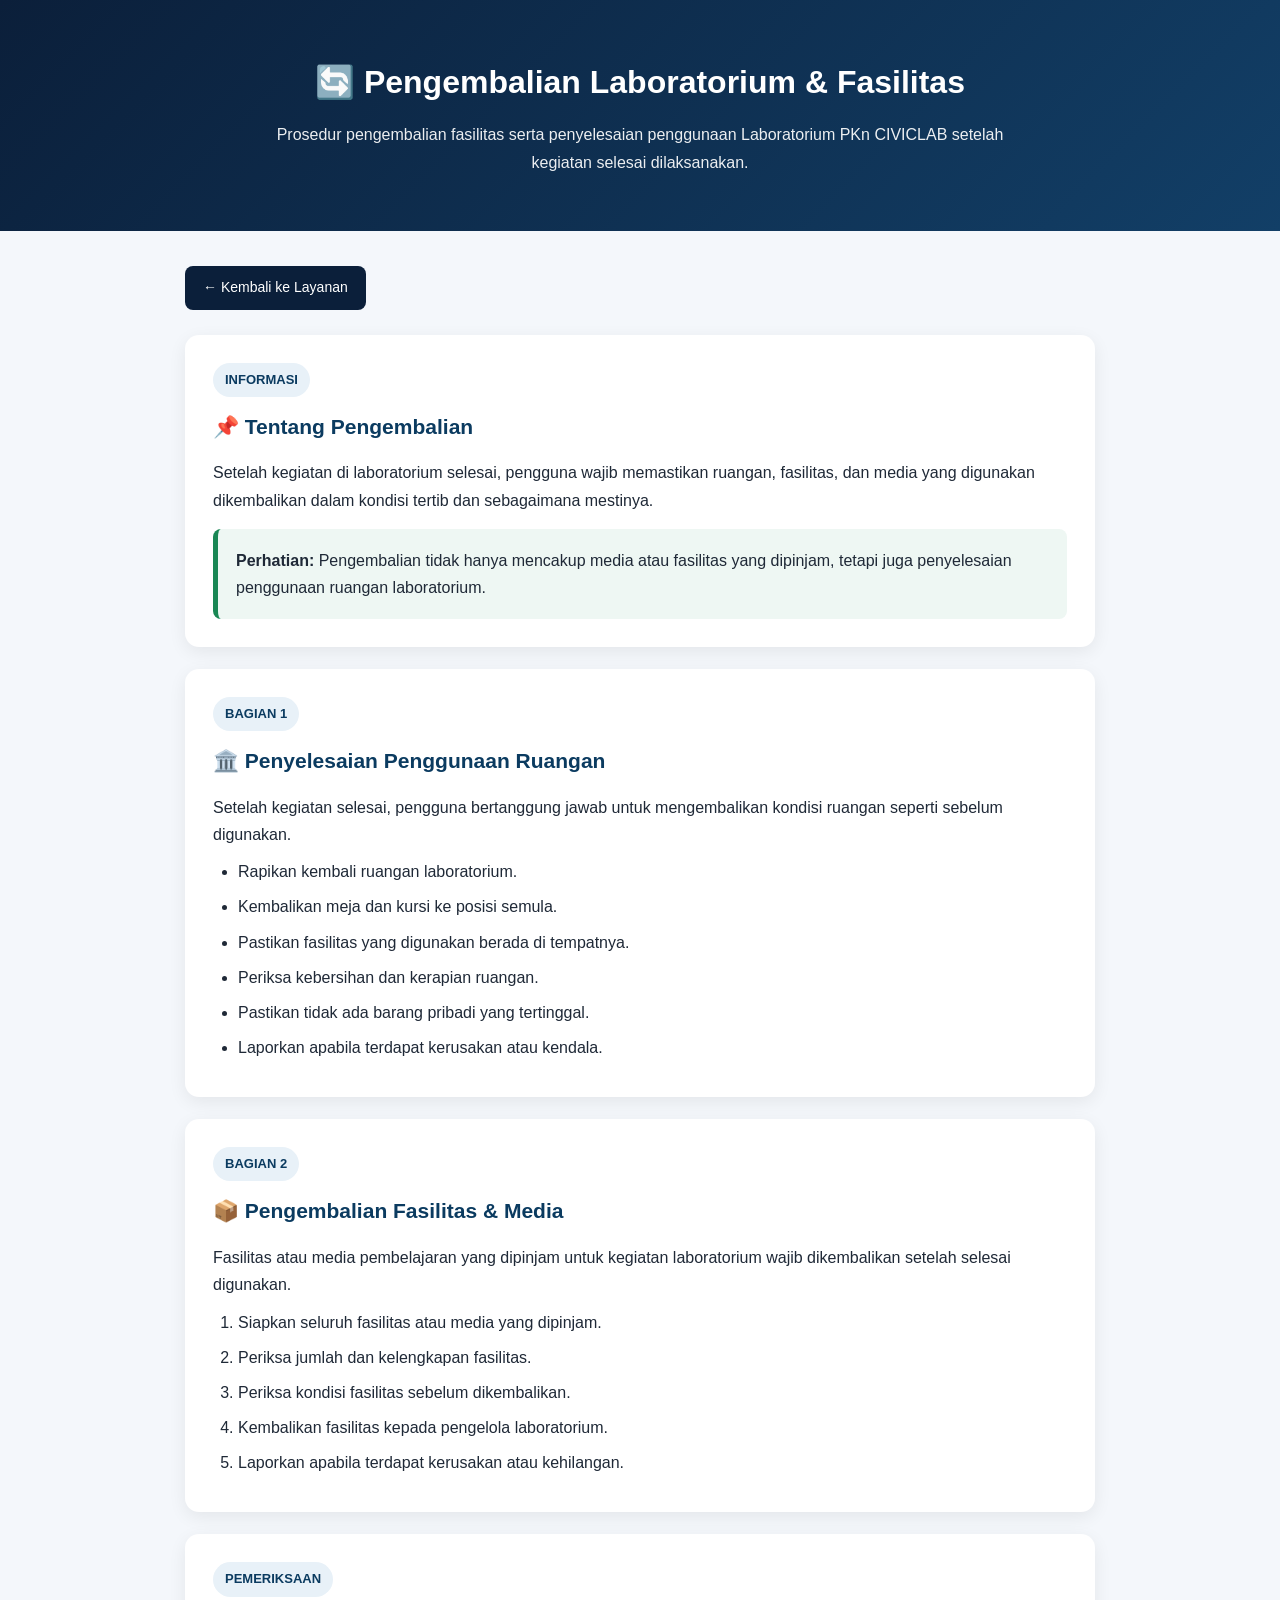
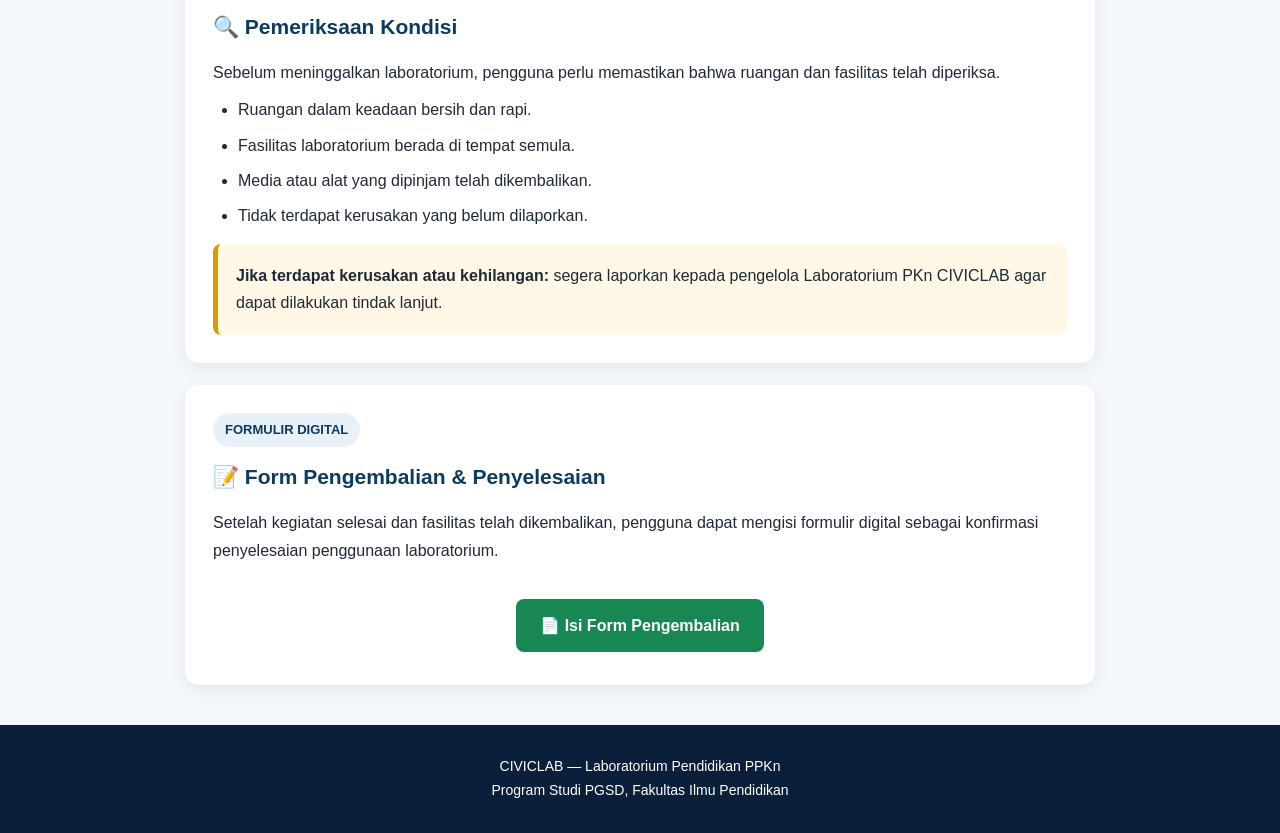
<file: pengembalian.html>
<!DOCTYPE html>
<html lang="id">
<head>
  <meta charset="UTF-8">
  <meta name="viewport" content="width=device-width, initial-scale=1.0">

  <title>Pengembalian Laboratorium & Fasilitas | CIVICLAB</title>

  <style>
    * {
      box-sizing: border-box;
      margin: 0;
      padding: 0;
    }

    body {
      font-family: Arial, sans-serif;
      background: #f4f7fb;
      color: #1f2937;
      line-height: 1.7;
    }

    .hero {
      background: linear-gradient(135deg, #0b1f3a, #123f67);
      color: white;
      padding: 55px 20px;
      text-align: center;
    }

    .hero h1 {
      font-size: 32px;
      margin-bottom: 12px;
    }

    .hero p {
      max-width: 780px;
      margin: auto;
      font-size: 16px;
      opacity: 0.92;
    }

    .container {
      max-width: 950px;
      margin: 35px auto;
      padding: 0 20px;
    }

    .back-button {
      display: inline-block;
      margin-bottom: 25px;
      padding: 10px 18px;
      background: #0b1f3a;
      color: white;
      text-decoration: none;
      border-radius: 8px;
      font-size: 14px;
    }

    .back-button:hover {
      background: #164e7a;
    }

    .card {
      background: white;
      padding: 28px;
      margin-bottom: 22px;
      border-radius: 14px;
      box-shadow: 0 5px 18px rgba(0,0,0,0.07);
    }

    .card h2 {
      color: #0b3b60;
      margin-bottom: 15px;
      font-size: 21px;
    }

    .card p {
      margin-bottom: 10px;
    }

    .card ul,
    .card ol {
      padding-left: 25px;
    }

    .card li {
      margin-bottom: 8px;
    }

    .section-label {
      display: inline-block;
      background: #e8f1f8;
      color: #0b3b60;
      padding: 6px 12px;
      border-radius: 20px;
      font-size: 13px;
      font-weight: bold;
      margin-bottom: 12px;
    }

    .notice {
      background: #eef7f3;
      border-left: 5px solid #198754;
      padding: 18px;
      border-radius: 8px;
      margin-top: 15px;
    }

    .warning {
      background: #fff8e6;
      border-left: 5px solid #d99a00;
      padding: 18px;
      border-radius: 8px;
      margin-top: 15px;
    }

    .form-box {
      text-align: center;
      padding: 10px 0 5px;
    }

    .form-button {
      display: inline-block;
      margin-top: 15px;
      padding: 13px 24px;
      background: #198754;
      color: white;
      text-decoration: none;
      border-radius: 8px;
      font-weight: bold;
    }

    .form-button:hover {
      background: #146c43;
    }

    footer {
      text-align: center;
      padding: 30px 20px;
      margin-top: 40px;
      background: #0b1f3a;
      color: white;
      font-size: 14px;
    }

    @media (max-width: 600px) {
      .hero h1 {
        font-size: 25px;
      }

      .card {
        padding: 22px;
      }
    }
  </style>
</head>

<body>

  <!-- HERO -->
  <section class="hero">
    <h1>🔄 Pengembalian Laboratorium & Fasilitas</h1>
    <p>
      Prosedur pengembalian fasilitas serta penyelesaian penggunaan
      Laboratorium PKn CIVICLAB setelah kegiatan selesai dilaksanakan.
    </p>
  </section>


  <div class="container">

    <!-- BACK -->
    <a href="layanan.html" class="back-button">
      ← Kembali ke Layanan
    </a>


    <!-- PENGANTAR -->
    <div class="card">

      <span class="section-label">INFORMASI</span>

      <h2>📌 Tentang Pengembalian</h2>

      <p>
        Setelah kegiatan di laboratorium selesai, pengguna wajib
        memastikan ruangan, fasilitas, dan media yang digunakan
        dikembalikan dalam kondisi tertib dan sebagaimana mestinya.
      </p>

      <div class="notice">
        <strong>Perhatian:</strong>
        Pengembalian tidak hanya mencakup media atau fasilitas yang
        dipinjam, tetapi juga penyelesaian penggunaan ruangan laboratorium.
      </div>

    </div>


    <!-- PENYELESAIAN RUANGAN -->
    <div class="card">

      <span class="section-label">BAGIAN 1</span>

      <h2>🏛️ Penyelesaian Penggunaan Ruangan</h2>

      <p>
        Setelah kegiatan selesai, pengguna bertanggung jawab untuk
        mengembalikan kondisi ruangan seperti sebelum digunakan.
      </p>

      <ul>
        <li>Rapikan kembali ruangan laboratorium.</li>
        <li>Kembalikan meja dan kursi ke posisi semula.</li>
        <li>Pastikan fasilitas yang digunakan berada di tempatnya.</li>
        <li>Periksa kebersihan dan kerapian ruangan.</li>
        <li>Pastikan tidak ada barang pribadi yang tertinggal.</li>
        <li>Laporkan apabila terdapat kerusakan atau kendala.</li>
      </ul>

    </div>


    <!-- PENGEMBALIAN FASILITAS -->
    <div class="card">

      <span class="section-label">BAGIAN 2</span>

      <h2>📦 Pengembalian Fasilitas & Media</h2>

      <p>
        Fasilitas atau media pembelajaran yang dipinjam untuk kegiatan
        laboratorium wajib dikembalikan setelah selesai digunakan.
      </p>

      <ol>
        <li>Siapkan seluruh fasilitas atau media yang dipinjam.</li>
        <li>Periksa jumlah dan kelengkapan fasilitas.</li>
        <li>Periksa kondisi fasilitas sebelum dikembalikan.</li>
        <li>Kembalikan fasilitas kepada pengelola laboratorium.</li>
        <li>Laporkan apabila terdapat kerusakan atau kehilangan.</li>
      </ol>

    </div>


    <!-- PEMERIKSAAN -->
    <div class="card">

      <span class="section-label">PEMERIKSAAN</span>

      <h2>🔍 Pemeriksaan Kondisi</h2>

      <p>
        Sebelum meninggalkan laboratorium, pengguna perlu memastikan
        bahwa ruangan dan fasilitas telah diperiksa.
      </p>

      <ul>
        <li>Ruangan dalam keadaan bersih dan rapi.</li>
        <li>Fasilitas laboratorium berada di tempat semula.</li>
        <li>Media atau alat yang dipinjam telah dikembalikan.</li>
        <li>Tidak terdapat kerusakan yang belum dilaporkan.</li>
      </ul>

      <div class="warning">
        <strong>Jika terdapat kerusakan atau kehilangan:</strong>
        segera laporkan kepada pengelola Laboratorium PKn CIVICLAB
        agar dapat dilakukan tindak lanjut.
      </div>

    </div>


    <!-- FORM -->
    <div class="card">

      <span class="section-label">FORMULIR DIGITAL</span>

      <h2>📝 Form Pengembalian & Penyelesaian</h2>

      <p>
        Setelah kegiatan selesai dan fasilitas telah dikembalikan,
        pengguna dapat mengisi formulir digital sebagai konfirmasi
        penyelesaian penggunaan laboratorium.
      </p>

      <div class="form-box">

        <!-- LINK GOOGLE FORM AKAN DIMASUKKAN DI SINI -->

       <a href="https://forms.gle/C3ra94HehZjpkvWo9"
   class="form-button"
   target="_blank"
   rel="noopener noreferrer">
  📄 Isi Form Pengembalian
</a>
         
        

      </div>

    </div>

  </div>


  <!-- FOOTER -->
  <footer>
    CIVICLAB — Laboratorium Pendidikan PPKn<br>
    Program Studi PGSD, Fakultas Ilmu Pendidikan
  </footer>

</body>
</html>
</file>
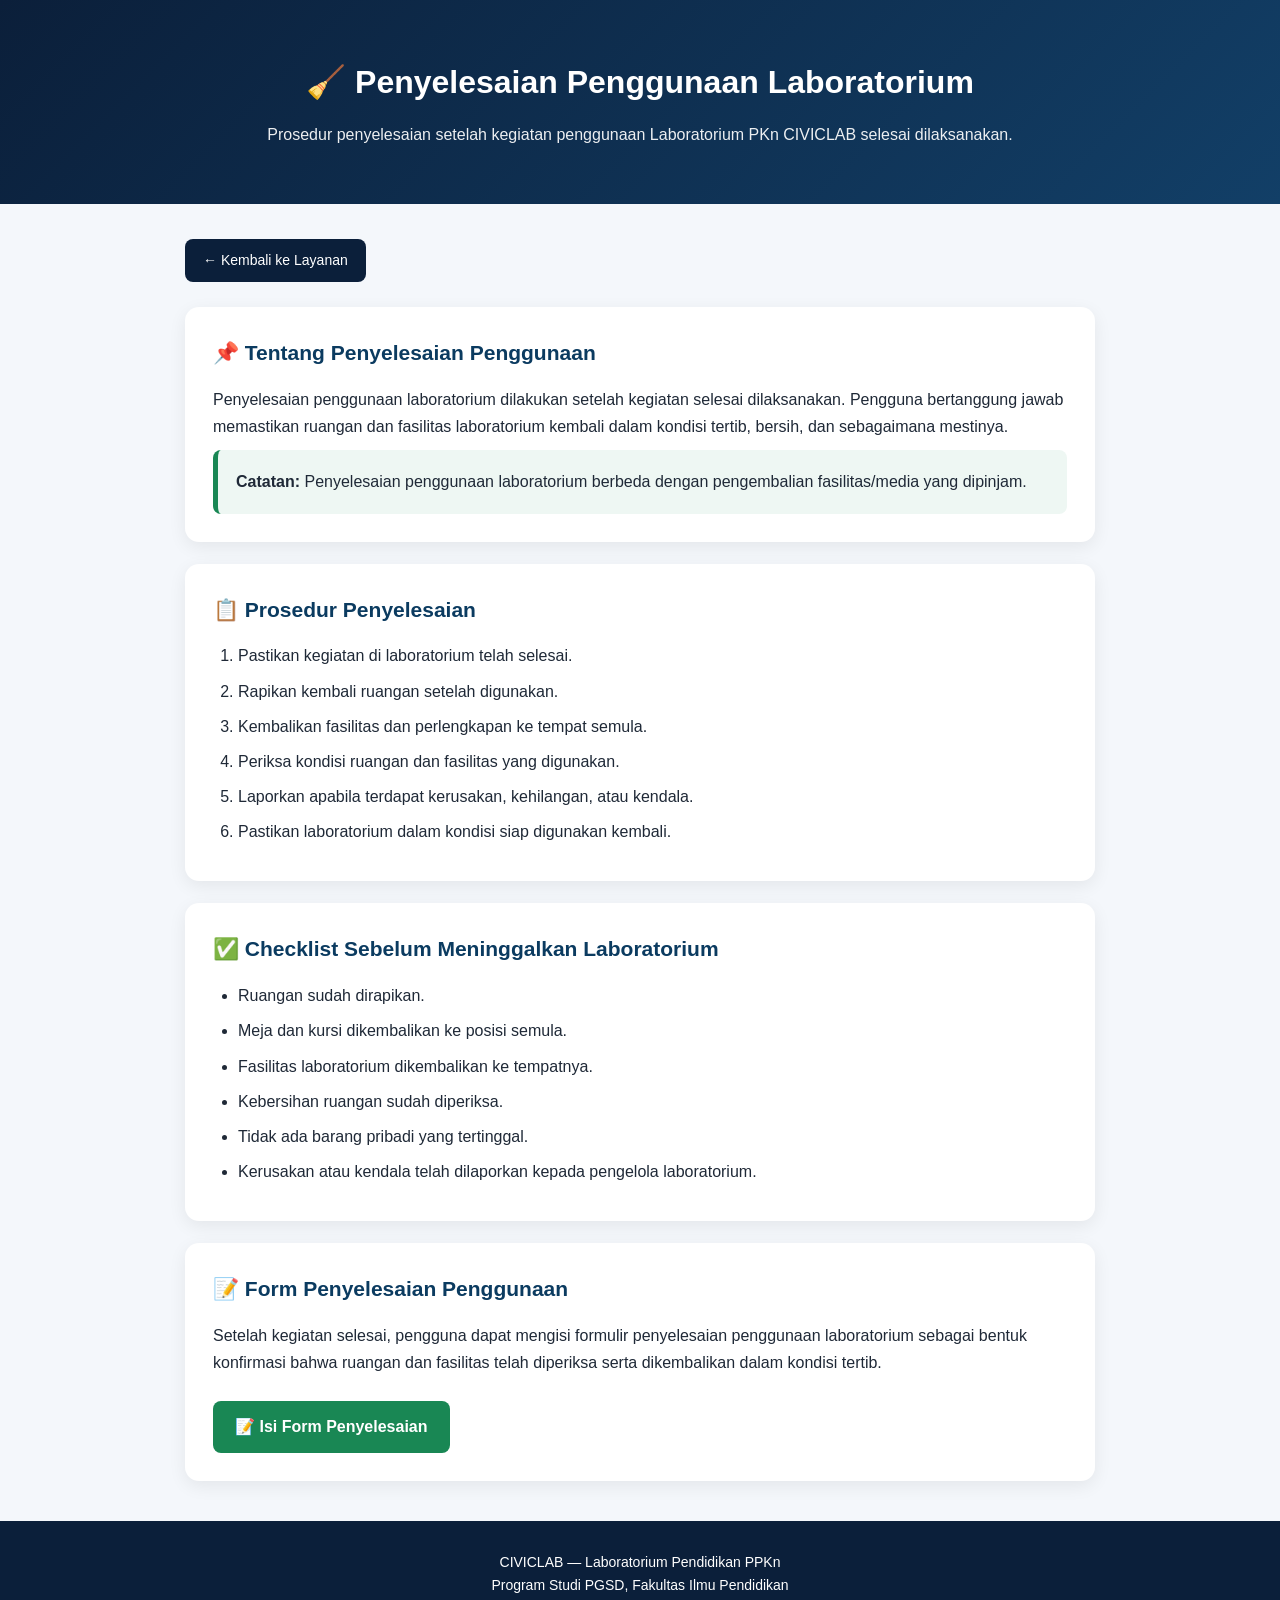
<file: penyelesaian.html>
<!DOCTYPE html>
<html lang="id">
<head>
  <meta charset="UTF-8">
  <meta name="viewport" content="width=device-width, initial-scale=1.0">
  <title>Penyelesaian Penggunaan Laboratorium - CIVICLAB</title>

  <style>
    * {
      box-sizing: border-box;
      margin: 0;
      padding: 0;
    }

    body {
      font-family: Arial, sans-serif;
      background: #f4f7fb;
      color: #1f2937;
      line-height: 1.7;
    }

    .hero {
      background: linear-gradient(135deg, #0b1f3a, #123f67);
      color: white;
      padding: 55px 20px;
      text-align: center;
    }

    .hero h1 {
      font-size: 32px;
      margin-bottom: 12px;
    }

    .hero p {
      max-width: 750px;
      margin: auto;
      font-size: 16px;
      opacity: 0.92;
    }

    .container {
      max-width: 950px;
      margin: 35px auto;
      padding: 0 20px;
    }

    .back-button {
      display: inline-block;
      margin-bottom: 25px;
      padding: 10px 18px;
      background: #0b1f3a;
      color: white;
      text-decoration: none;
      border-radius: 8px;
      font-size: 14px;
    }

    .back-button:hover {
      background: #164e7a;
    }

    .card {
      background: white;
      padding: 28px;
      margin-bottom: 22px;
      border-radius: 14px;
      box-shadow: 0 5px 18px rgba(0,0,0,0.07);
    }

    .card h2 {
      color: #0b3b60;
      margin-bottom: 15px;
      font-size: 21px;
    }

    .card p {
      margin-bottom: 10px;
    }

    .card ul,
    .card ol {
      padding-left: 25px;
    }

    .card li {
      margin-bottom: 8px;
    }

    .notice {
      background: #eef7f3;
      border-left: 5px solid #198754;
      padding: 18px;
      border-radius: 8px;
      margin-top: 10px;
    }

    .form-button {
      display: inline-block;
      margin-top: 15px;
      padding: 12px 22px;
      background: #198754;
      color: white;
      text-decoration: none;
      border-radius: 8px;
      font-weight: bold;
    }

    .form-button:hover {
      background: #146c43;
    }

    footer {
      text-align: center;
      padding: 30px 20px;
      margin-top: 40px;
      background: #0b1f3a;
      color: white;
      font-size: 14px;
    }

    @media (max-width: 600px) {
      .hero h1 {
        font-size: 25px;
      }

      .card {
        padding: 22px;
      }
    }
  </style>
</head>

<body>

  <section class="hero">
    <h1>🧹 Penyelesaian Penggunaan Laboratorium</h1>
    <p>
      Prosedur penyelesaian setelah kegiatan penggunaan Laboratorium PKn
      CIVICLAB selesai dilaksanakan.
    </p>
  </section>

  <div class="container">

    <a href="layanan.html" class="back-button">
      ← Kembali ke Layanan
    </a>

    <div class="card">
      <h2>📌 Tentang Penyelesaian Penggunaan</h2>

      <p>
        Penyelesaian penggunaan laboratorium dilakukan setelah kegiatan
        selesai dilaksanakan. Pengguna bertanggung jawab memastikan
        ruangan dan fasilitas laboratorium kembali dalam kondisi tertib,
        bersih, dan sebagaimana mestinya.
      </p>

      <div class="notice">
        <strong>Catatan:</strong>
        Penyelesaian penggunaan laboratorium berbeda dengan
        pengembalian fasilitas/media yang dipinjam.
      </div>
    </div>

    <div class="card">
      <h2>📋 Prosedur Penyelesaian</h2>

      <ol>
        <li>Pastikan kegiatan di laboratorium telah selesai.</li>
        <li>Rapikan kembali ruangan setelah digunakan.</li>
        <li>Kembalikan fasilitas dan perlengkapan ke tempat semula.</li>
        <li>Periksa kondisi ruangan dan fasilitas yang digunakan.</li>
        <li>Laporkan apabila terdapat kerusakan, kehilangan, atau kendala.</li>
        <li>Pastikan laboratorium dalam kondisi siap digunakan kembali.</li>
      </ol>
    </div>

    <div class="card">
      <h2>✅ Checklist Sebelum Meninggalkan Laboratorium</h2>

      <ul>
        <li>Ruangan sudah dirapikan.</li>
        <li>Meja dan kursi dikembalikan ke posisi semula.</li>
        <li>Fasilitas laboratorium dikembalikan ke tempatnya.</li>
        <li>Kebersihan ruangan sudah diperiksa.</li>
        <li>Tidak ada barang pribadi yang tertinggal.</li>
        <li>Kerusakan atau kendala telah dilaporkan kepada pengelola laboratorium.</li>
      </ul>
    </div>

    <div class="card">
      <h2>📝 Form Penyelesaian Penggunaan</h2>

      <p>
        Setelah kegiatan selesai, pengguna dapat mengisi formulir
        penyelesaian penggunaan laboratorium sebagai bentuk konfirmasi
        bahwa ruangan dan fasilitas telah diperiksa serta dikembalikan
        dalam kondisi tertib.
      </p>

      <a href="#" class="form-button">
        📝 Isi Form Penyelesaian
      </a>
    </div>

  </div>

  <footer>
    CIVICLAB — Laboratorium Pendidikan PPKn<br>
    Program Studi PGSD, Fakultas Ilmu Pendidikan
  </footer>

</body>
</html>
</file>
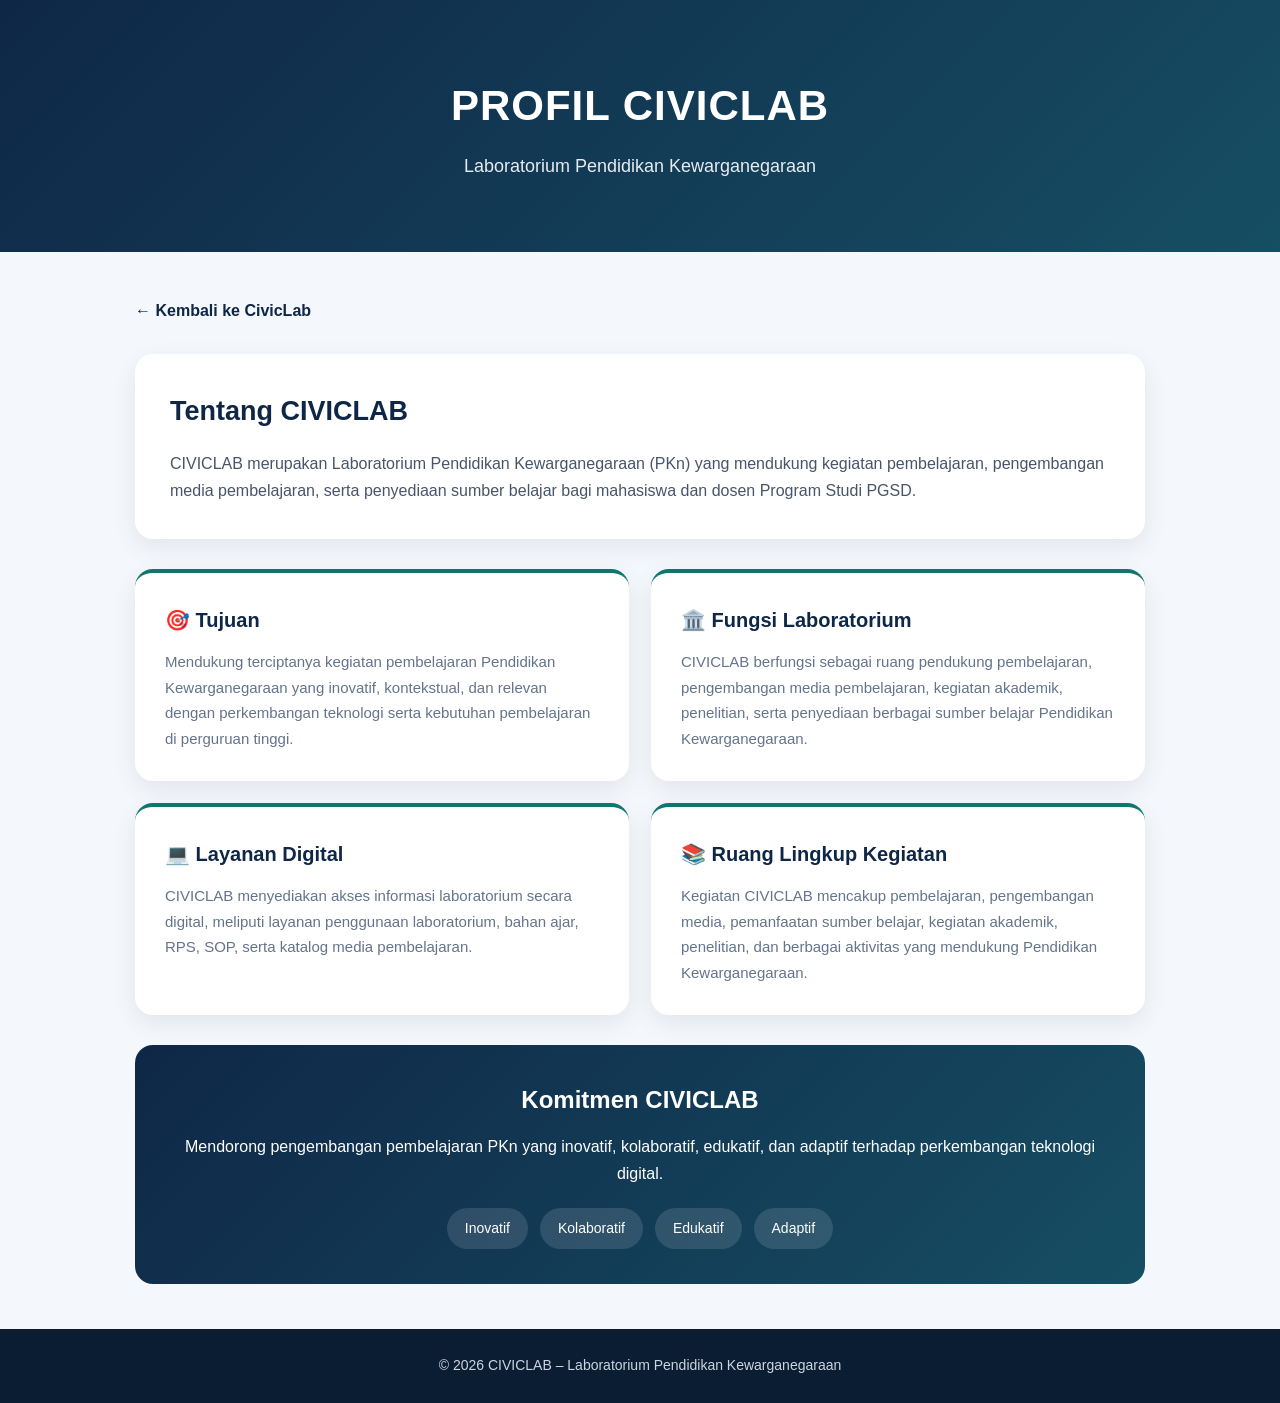
<file: profil.html>
<!DOCTYPE html>
<html lang="id">
<head>
  <meta charset="UTF-8">
  <meta name="viewport" content="width=device-width, initial-scale=1.0">
  <title>Profil CIVICLAB | Laboratorium PKn</title>

  <style>
    * {
      box-sizing: border-box;
      margin: 0;
      padding: 0;
    }

    body {
      font-family: Arial, sans-serif;
      background: #f4f7fb;
      color: #1e293b;
      line-height: 1.7;
    }

    .hero {
      background: linear-gradient(135deg, #0f2747, #164e63);
      color: white;
      padding: 70px 20px;
      text-align: center;
    }

    .hero h1 {
      font-size: 42px;
      margin-bottom: 10px;
      letter-spacing: 1px;
    }

    .hero p {
      font-size: 18px;
      opacity: 0.9;
    }

    .container {
      max-width: 1050px;
      margin: 0 auto;
      padding: 45px 20px;
    }

    .back-button {
      display: inline-block;
      text-decoration: none;
      color: #0f2747;
      font-weight: bold;
      margin-bottom: 30px;
    }

    .back-button:hover {
      color: #0f766e;
    }

    .intro {
      background: white;
      padding: 35px;
      border-radius: 18px;
      margin-bottom: 30px;
      box-shadow: 0 8px 25px rgba(15, 39, 71, 0.08);
    }

    .intro h2 {
      color: #0f2747;
      margin-bottom: 15px;
      font-size: 27px;
    }

    .intro p {
      color: #475569;
      font-size: 16px;
    }

    .cards {
      display: grid;
      grid-template-columns: repeat(2, 1fr);
      gap: 22px;
    }

    .card {
      background: white;
      padding: 30px;
      border-radius: 18px;
      box-shadow: 0 8px 25px rgba(15, 39, 71, 0.08);
      border-top: 4px solid #0f766e;
    }

    .card h3 {
      color: #0f2747;
      margin-bottom: 12px;
      font-size: 20px;
    }

    .card p {
      color: #64748b;
      font-size: 15px;
    }

    .commitment {
      margin-top: 30px;
      background: linear-gradient(135deg, #0f2747, #164e63);
      color: white;
      padding: 35px;
      border-radius: 18px;
      text-align: center;
    }

    .commitment h2 {
      margin-bottom: 12px;
    }

    .values {
      margin-top: 20px;
      display: flex;
      justify-content: center;
      gap: 12px;
      flex-wrap: wrap;
    }

    .value {
      background: rgba(255,255,255,0.12);
      padding: 9px 18px;
      border-radius: 30px;
      font-size: 14px;
    }

    footer {
      text-align: center;
      padding: 25px;
      background: #0b1d33;
      color: #cbd5e1;
      font-size: 14px;
    }

    @media (max-width: 700px) {
      .hero h1 {
        font-size: 32px;
      }

      .cards {
        grid-template-columns: 1fr;
      }

      .intro,
      .card,
      .commitment {
        padding: 25px;
      }
    }
  </style>
</head>

<body>

  <section class="hero">
    <h1>PROFIL CIVICLAB</h1>
    <p>Laboratorium Pendidikan Kewarganegaraan</p>
  </section>

  <main class="container">

    <a href="index.html" class="back-button">← Kembali ke CivicLab</a>

    <section class="intro">
      <h2>Tentang CIVICLAB</h2>
      <p>
        CIVICLAB merupakan Laboratorium Pendidikan Kewarganegaraan (PKn)
        yang mendukung kegiatan pembelajaran, pengembangan media pembelajaran,
        serta penyediaan sumber belajar bagi mahasiswa dan dosen Program Studi PGSD.
      </p>
    </section>

    <section class="cards">

      <div class="card">
        <h3>🎯 Tujuan</h3>
        <p>
          Mendukung terciptanya kegiatan pembelajaran Pendidikan Kewarganegaraan
          yang inovatif, kontekstual, dan relevan dengan perkembangan teknologi
          serta kebutuhan pembelajaran di perguruan tinggi.
        </p>
      </div>

      <div class="card">
        <h3>🏛️ Fungsi Laboratorium</h3>
        <p>
          CIVICLAB berfungsi sebagai ruang pendukung pembelajaran,
          pengembangan media pembelajaran, kegiatan akademik, penelitian,
          serta penyediaan berbagai sumber belajar Pendidikan Kewarganegaraan.
        </p>
      </div>

      <div class="card">
        <h3>💻 Layanan Digital</h3>
        <p>
          CIVICLAB menyediakan akses informasi laboratorium secara digital,
          meliputi layanan penggunaan laboratorium, bahan ajar, RPS,
          SOP, serta katalog media pembelajaran.
        </p>
      </div>

      <div class="card">
        <h3>📚 Ruang Lingkup Kegiatan</h3>
        <p>
          Kegiatan CIVICLAB mencakup pembelajaran, pengembangan media,
          pemanfaatan sumber belajar, kegiatan akademik, penelitian,
          dan berbagai aktivitas yang mendukung Pendidikan Kewarganegaraan.
        </p>
      </div>

    </section>

    <section class="commitment">
      <h2>Komitmen CIVICLAB</h2>
      <p>
        Mendorong pengembangan pembelajaran PKn yang inovatif, kolaboratif,
        edukatif, dan adaptif terhadap perkembangan teknologi digital.
      </p>

      <div class="values">
        <span class="value">Inovatif</span>
        <span class="value">Kolaboratif</span>
        <span class="value">Edukatif</span>
        <span class="value">Adaptif</span>
      </div>
    </section>

  </main>

  <footer>
    © 2026 CIVICLAB – Laboratorium Pendidikan Kewarganegaraan
  </footer>

</body>
</html>
</file>
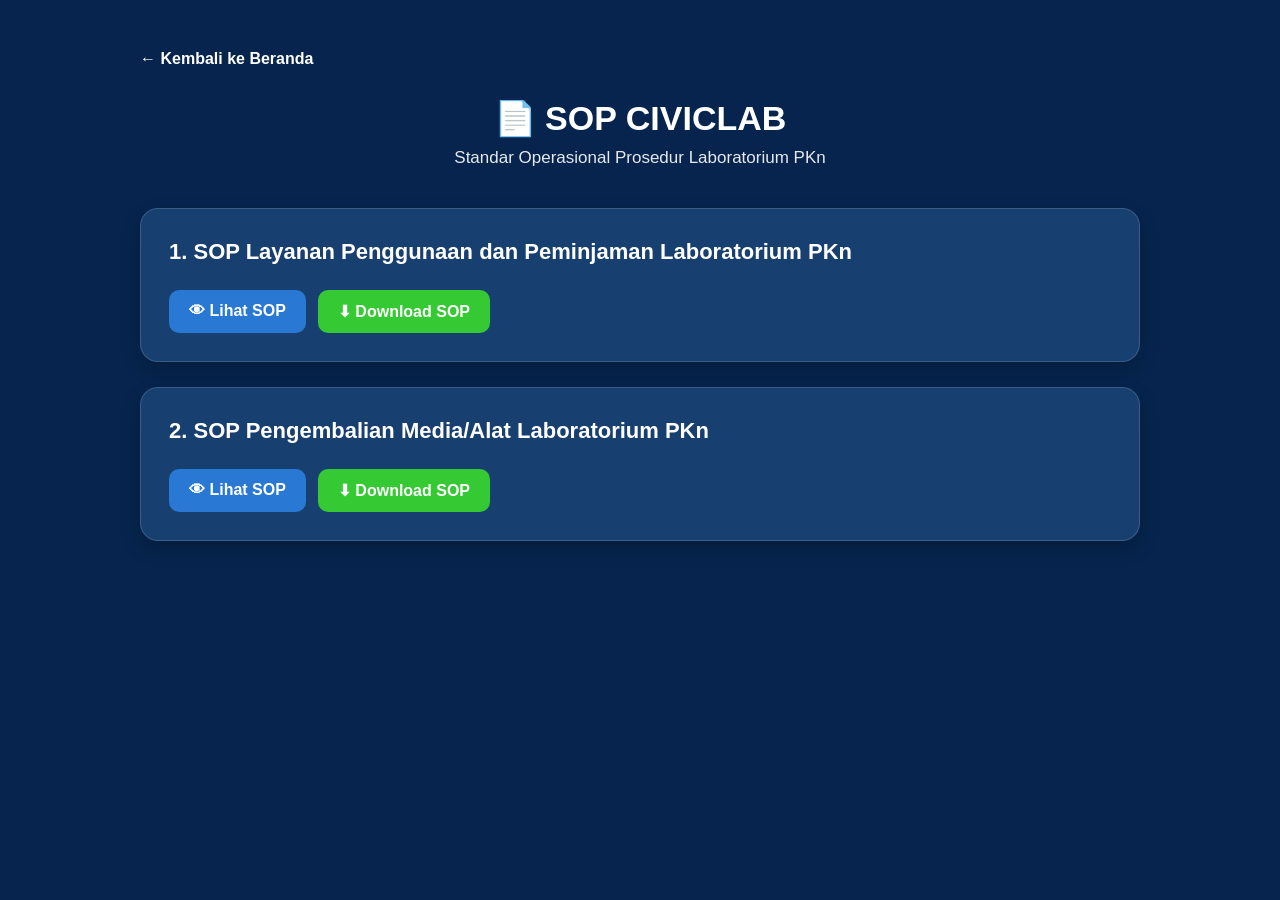
<file: sop.html>
<!DOCTYPE html>
<html lang="id">
<head>
  <meta charset="UTF-8">
  <meta name="viewport" content="width=device-width, initial-scale=1.0">
  <title>SOP | CIVICLAB</title>

  <style>
    * {
      box-sizing: border-box;
      margin: 0;
      padding: 0;
    }

    body {
      font-family: Arial, Helvetica, sans-serif;
      background: #06244d;
      color: #ffffff;
      min-height: 100vh;
    }

    .container {
      width: 90%;
      max-width: 1000px;
      margin: 0 auto;
      padding: 50px 0 60px;
    }

    .back {
      display: inline-block;
      margin-bottom: 30px;
      color: #ffffff;
      text-decoration: none;
      font-weight: bold;
      font-size: 16px;
    }

    .back:hover {
      text-decoration: underline;
    }

    .header {
      text-align: center;
      margin-bottom: 40px;
    }

    .header h1 {
      font-size: 34px;
      margin-bottom: 10px;
    }

    .header p {
      font-size: 17px;
      opacity: 0.9;
    }

    .sop-list {
      display: grid;
      gap: 25px;
    }

    .sop-card {
      background: #173f70;
      border: 1px solid rgba(255,255,255,0.15);
      border-radius: 18px;
      padding: 28px;
      box-shadow: 0 8px 20px rgba(0,0,0,0.18);
    }

    .sop-card h2 {
      font-size: 22px;
      margin-bottom: 22px;
      line-height: 1.4;
    }

    .buttons {
      display: flex;
      gap: 12px;
      flex-wrap: wrap;
    }

    .btn {
      display: inline-block;
      padding: 12px 20px;
      border-radius: 10px;
      text-decoration: none;
      font-weight: bold;
      color: #ffffff;
      transition: 0.2s;
    }

    .btn-view {
      background: #2878d4;
    }

    .btn-download {
      background: #35c933;
    }

    .btn:hover {
      transform: translateY(-2px);
      opacity: 0.9;
    }

    @media (max-width: 600px) {
      .container {
        width: 92%;
        padding-top: 30px;
      }

      .header h1 {
        font-size: 28px;
      }

      .sop-card h2 {
        font-size: 19px;
      }

      .buttons {
        flex-direction: column;
      }

      .btn {
        width: 100%;
        text-align: center;
      }
    }
  </style>
</head>

<body>

  <div class="container">

    <a href="index.html" class="back">← Kembali ke Beranda</a>

    <div class="header">
      <h1>📄 SOP CIVICLAB</h1>
      <p>Standar Operasional Prosedur Laboratorium PKn</p>
    </div>

    <div class="sop-list">

      <div class="sop-card">
        <h2>1. SOP Layanan Penggunaan dan Peminjaman Laboratorium PKn</h2>

        <div class="buttons">
          <a
            href="SOP%20Pengajuan%20Penggunaan%20Laboratorium%20PKn%20CIVICLAB.pdf"
            target="_blank"
            rel="noopener noreferrer"
            class="btn btn-view">
            👁 Lihat SOP
          </a>

          <a
            href="SOP%20Pengajuan%20Penggunaan%20Laboratorium%20PKn%20CIVICLAB.pdf"
            download
            class="btn btn-download">
            ⬇ Download SOP
          </a>
        </div>
      </div>


      <div class="sop-card">
        <h2>2. SOP Pengembalian Media/Alat Laboratorium PKn</h2>

        <div class="buttons">
          <a
            href="SOP_Pengembalian_Media_Alat_Laboratorium_PKn_CIVICLAB_A4.pdf"
            target="_blank"
            rel="noopener noreferrer"
            class="btn btn-view">
            👁 Lihat SOP
          </a>

          <a
            href="SOP_Pengembalian_Media_Alat_Laboratorium_PKn_CIVICLAB_A4.pdf"
            download
            class="btn btn-download">
            ⬇ Download SOP
          </a>
        </div>
      </div>

    </div>

  </div>

</body>
</html>
</file>
<file: style.css>
@import url('https://fonts.googleapis.com/css2?family=Inter:wght@400;500;600;700;800;900&display=swap');
:root{--navy:#03142f;--blue:#0756bd;--green:#4eb52f;--orange:#f28a00;--purple:#7451c9;--cyan:#11a8bd;--pink:#ec3970;--yellow:#e7a900;--text:#10264a}
*{box-sizing:border-box}html{scroll-behavior:smooth}body{margin:0;font-family:Inter,Arial,sans-serif;color:var(--text);background:#f6f9fd}a{text-decoration:none;color:inherit}.topbar{height:70px;background:#04142d;color:#fff;display:flex;align-items:center;padding:0 24px;gap:28px;position:sticky;top:0;z-index:20;box-shadow:0 8px 25px #00102a55}.brand{display:flex;align-items:center;gap:10px;min-width:185px}.brand-mark{width:40px;height:40px;border-radius:10px;background:linear-gradient(145deg,#7bc83d,#0756bd);display:grid;place-items:center;font-size:24px;font-weight:900}.brand strong{display:block;font-size:20px;letter-spacing:.4px}.brand strong span,h1 span,footer strong span{color:#5bc63b}.brand small{display:block;font-size:10px;color:#dbe6f7}.topbar nav{display:flex;gap:25px;align-items:center;flex:1;justify-content:flex-end}.topbar nav a{font-size:13px;font-weight:600;padding:25px 0;position:relative;white-space:nowrap}.topbar nav a.active,.topbar nav a:hover{color:#67d13f}.topbar nav a.active:after{content:"";position:absolute;bottom:0;left:0;right:0;height:3px;background:#63d03d}.nav-cta{border:1px solid #5fc63a;color:#7cdb57;border-radius:10px;padding:11px 15px;font-size:11px;font-weight:800;white-space:nowrap}.nav-cta b{font-size:16px;margin-left:6px}
.hero{min-height:480px;background:linear-gradient(90deg,#03132d 0%,#062b5b 48%,#123d5e 100%);color:#fff;display:grid;grid-template-columns:37% 20% 43%;position:relative;overflow:hidden}.hero:before{content:"";position:absolute;inset:0;background-image:linear-gradient(120deg,transparent 0 65%,#49b9ff12 66%,transparent 67%),radial-gradient(circle at 45% 50%,#22b7ff22,transparent 30%)}.hero-left{padding:52px 25px 45px 7vw;position:relative;z-index:2}.eyebrow{letter-spacing:6px;font-size:17px;margin-bottom:13px}.hero h1{font-size:64px;line-height:1;margin:0;font-weight:900;letter-spacing:-3px}.green-line{width:85px;height:3px;background:#63cf3d;margin:15px 0}.hero h2{font-size:25px;margin:0 0 18px}.hero p{font-size:14px;line-height:1.9;max-width:500px;color:#e6edf8}.hero-actions{display:flex;gap:12px;margin-top:25px}.btn{padding:13px 20px;border-radius:10px;font-size:12px;font-weight:800}.btn.green{background:#58bf34;color:#fff}.btn.outline{border:1px solid #fff}.hero-middle{padding-top:49px;display:flex;flex-direction:column;gap:9px;position:relative;z-index:5}.quick-card{border:1px solid #28c9ff;border-radius:12px;padding:12px 14px;display:flex;gap:12px;background:#05274dcc;box-shadow:0 0 18px #19caff44}.quick-card i{font-size:28px;font-style:normal;color:#fff}.quick-card b{display:block;font-size:11px}.quick-card span{display:block;font-size:9px;line-height:1.45;color:#dce8f7;margin-top:4px}.lab-scene{position:relative;min-height:480px;background:linear-gradient(140deg,#dbeeff,#f6fbff 46%,#b9d9ec);overflow:hidden}.lab-scene:before{content:"";position:absolute;inset:0;background:linear-gradient(90deg,#071e3a00,#071e3a33),repeating-linear-gradient(90deg,transparent 0 75px,#91b8d055 76px 78px)}.scene-glow{position:absolute;width:260px;height:260px;background:#4fbaff55;filter:blur(55px);top:35px;right:80px}.garuda{position:absolute;top:45px;left:36%;font-size:75px;color:#c99b35;text-shadow:0 4px 15px #0003}.wall-title{position:absolute;top:115px;left:30%;font-size:18px;font-weight:900;text-align:center;color:#152b49}.wall-title small{display:block;font-size:11px;line-height:1.35;margin-top:6px}.map{position:absolute;right:18px;top:45px;font-size:18px;letter-spacing:8px;color:#3e86b4;opacity:.35}.window{position:absolute;right:0;top:0;width:45%;height:100%;background:linear-gradient(150deg,#d8efff88,#5c98c544);border-left:5px solid #b5d5e8}.desk{position:absolute;width:180px;height:75px;background:#143b5b;border-radius:6px;bottom:55px;box-shadow:0 10px 25px #10283c44}.desk1{left:5%;transform:skewX(-12deg)}.desk2{left:42%;transform:skewX(-12deg)}.desk3{right:-6%;transform:skewX(-12deg)}.laptop{position:absolute;right:24%;bottom:93px;width:150px;height:95px;border-radius:8px 8px 4px 4px;background:#0a3159;box-shadow:0 10px 18px #001a3344;display:grid;place-items:center;color:#fff;font-size:17px;font-weight:900}.laptop span{color:#5ecb3d}.laptop small{display:block;font-size:7px;text-align:center;color:#fff}.plant{position:absolute;right:5%;bottom:74px;font-size:55px;color:#3eaa4a}
.stats{margin:-42px auto 0;position:relative;z-index:8;max-width:90%;background:#061a39ee;border:1px solid #4e8ed6;border-radius:20px;color:#fff;display:grid;grid-template-columns:repeat(4,1fr);padding:20px 25px;box-shadow:0 18px 35px #00163155}.stats>div{display:grid;grid-template-columns:45px 35px 1fr;grid-template-rows:20px 20px;align-items:center;border-right:1px solid #ffffff22;padding:0 18px}.stats>div:last-child{border:0}.stat-icon{grid-row:1/3;width:40px;height:40px;border-radius:50%;background:#1166d0;display:grid;place-items:center}.stat-icon.green{background:#43a934}.stat-icon.purple{background:#7650cb}.stat-icon.cyan{background:#15aebd}.stats b{font-size:24px}.stats strong{font-size:11px}.stats small{grid-column:2/4;font-size:9px;color:#ccd9eb}
.menu-section{padding:40px 4vw 30px}.section-title{text-align:center;font-weight:800;font-size:20px;letter-spacing:1px;margin-bottom:18px}.section-title span{color:#4aae37}.cards{display:grid;grid-template-columns:repeat(4,1fr);gap:18px}.menu-card{color:#fff;min-height:205px;border-radius:13px;padding:24px 20px 18px;display:flex;flex-direction:column;align-items:center;text-align:center;box-shadow:0 10px 24px #12213a20;transition:.2s;position:relative}.menu-card:hover{transform:translateY(-6px);box-shadow:0 18px 30px #12213a33}.menu-card.blue{background:linear-gradient(145deg,#096bd7,#0752ad)}.menu-card.green{background:linear-gradient(145deg,#46b83e,#2b9e35)}.menu-card.orange{background:linear-gradient(145deg,#f89b0b,#ed7600)}.menu-card.purple{background:linear-gradient(145deg,#8761d9,#6944b7)}.menu-card.cyan{background:linear-gradient(145deg,#13b2c4,#1596b0)}.menu-card.pink{background:linear-gradient(145deg,#ef3d76,#dd2b62)}.menu-card.blue2{background:linear-gradient(145deg,#2587dd,#1768c4)}.menu-card.yellow{background:linear-gradient(145deg,#edb20b,#d99100)}.big-icon{font-size:38px;height:58px}.menu-card h3{margin:6px 0;font-size:16px}.menu-card p{font-size:12px;line-height:1.6;margin:0;max-width:200px}.menu-card em{font-style:normal;background:#fff;color:#1d3e6c;width:28px;height:28px;border-radius:50%;display:grid;place-items:center;margin-top:auto;font-weight:900}
.split-section{display:grid;grid-template-columns:1.05fr .95fr;gap:18px;padding:18px 2vw 35px}.character-panel{min-height:330px;border-radius:18px;background:linear-gradient(120deg,#041936dd,#0b3970dd),radial-gradient(circle at 70% 50%,#2db5ff55,transparent 30%);color:#fff;padding:28px 30px;position:relative;overflow:hidden}.character-panel:after{content:"";position:absolute;width:310px;height:310px;border-radius:50%;right:-70px;bottom:-130px;background:#46a8e722}.mini-screen{display:inline-block;border:1px solid #54c7ff88;border-radius:6px;padding:5px 10px;font-size:9px;color:#70d2ff}.students{font-size:55px;position:absolute;right:80px;top:65px;color:#65c4ff77}.character-panel h2{max-width:420px;font-size:24px;line-height:1.3;margin-top:55px}.short-line{width:45px;height:3px;background:#5cc83c}.character-panel p{max-width:440px;font-size:12px;line-height:1.7;color:#dce7f4}.values{display:flex;gap:8px;flex-wrap:wrap}.values span{border:1px solid #59b8ef55;border-radius:8px;padding:8px 10px;font-size:10px}.news{background:#fff;border:1px solid #d8e1ec;border-radius:18px;padding:20px}.news-head{display:flex;justify-content:space-between;align-items:center}.news-head h2{font-size:18px;margin:0}.news-head a{font-size:11px;color:#388d2f;font-weight:700}.news article{display:grid;grid-template-columns:105px 1fr 15px;gap:12px;padding:11px 0;border-bottom:1px solid #e3e8ef;align-items:center}.thumb{width:105px;height:65px;border-radius:8px;background:linear-gradient(135deg,#183f70,#6bb3dc)}.t2{background:linear-gradient(135deg,#315c87,#a7d4ee)}.t3{background:linear-gradient(135deg,#283d63,#8096b5)}.news article small{font-size:8px;background:#4fae3d;color:#fff;padding:3px 5px;border-radius:4px}.news article h3{font-size:12px;margin:5px 0 2px}.news article p{font-size:9px;margin:0;color:#5c6d82}.news time{font-size:8px;color:#8995a4}.detail-grid{display:grid;grid-template-columns:repeat(2,1fr);gap:18px;padding:10px 4vw 45px}.detail-card{background:#fff;border:1px solid #dbe4ef;border-radius:16px;padding:25px;box-shadow:0 8px 22px #10264a0d}.detail-card span{font-size:9px;font-weight:800;color:#4caf39;letter-spacing:1px}.detail-card h2{margin:8px 0;font-size:20px}.detail-card p{font-size:12px;color:#607089;line-height:1.6}.sub-links{display:flex;gap:8px;flex-wrap:wrap}.sub-links a,.small-btn{display:inline-block;padding:10px 13px;background:#eef5ff;border-radius:8px;color:#0c4f9b;font-size:11px;font-weight:700}
footer{background:#03142f;color:#dce7f5;display:grid;grid-template-columns:1.4fr 1fr 1fr 1.2fr;gap:35px;padding:40px 5vw 25px}footer strong{font-size:25px}footer small{display:block}footer p{font-size:11px;line-height:1.6;max-width:260px}footer h4{color:#fff;margin:0 0 12px}footer a{display:block;font-size:11px;margin:8px 0;color:#d5e1f1}.green-text{color:#68cf4b}.copyright{text-align:center;background:#020e22;color:#aabbd2;padding:11px;font-size:9px}
@media(max-width:1050px){.topbar nav{gap:12px}.topbar nav a{font-size:11px}.nav-cta{display:none}.hero{grid-template-columns:48% 25% 27%}.cards{grid-template-columns:repeat(2,1fr)}}
@media(max-width:760px){.topbar{height:auto;flex-wrap:wrap;padding:12px}.topbar nav{order:3;overflow:auto;justify-content:flex-start;width:100%;padding-bottom:4px}.topbar nav a{padding:10px 0}.hero{grid-template-columns:1fr;min-height:auto}.hero-left{padding:40px 25px}.hero-middle{padding:0 25px 20px}.lab-scene{min-height:330px}.stats{grid-template-columns:1fr 1fr;max-width:94%;margin:-25px auto 0}.stats>div{border:0;padding:10px}.cards{grid-template-columns:1fr}.split-section,.detail-grid{grid-template-columns:1fr}.hero h1{font-size:52px}footer{grid-template-columns:1fr 1fr}}

/* Pengganti panel angka: highlight layanan tanpa statistik */
.quick-links{margin:-28px auto 0;position:relative;z-index:8;max-width:90%;background:#061a39ee;border:1px solid #4e8ed6;border-radius:18px;color:#fff;display:grid;grid-template-columns:repeat(4,1fr);padding:12px 18px;box-shadow:0 18px 35px #00163155}
.quick-links a{display:grid;grid-template-columns:42px 1fr;grid-template-rows:22px 18px;align-items:center;padding:10px 16px;border-right:1px solid #ffffff22}
.quick-links a:last-child{border-right:0}
.quick-links span{grid-row:1/3;width:34px;height:34px;border-radius:50%;background:#1267cf;display:grid;place-items:center;font-size:17px}
.quick-links a:nth-child(2) span{background:#43a934}.quick-links a:nth-child(3) span{background:#7650cb}.quick-links a:nth-child(4) span{background:#15aebd}
.quick-links b{font-size:11px}.quick-links small{font-size:9px;color:#ccd9eb}
@media(max-width:760px){.quick-links{grid-template-columns:1fr 1fr;max-width:94%;margin:-20px auto 0}.quick-links a{border:0}}

/* Resource menu positioned in the middle of the Home page */
.detail-grid{position:relative;z-index:2;max-width:1180px;margin:0 auto;padding-top:28px;padding-bottom:35px}
.detail-grid .detail-card{min-height:190px}

/* Foto laboratorium pilihan pengguna sebagai visual utama */
.lab-scene{position:relative;min-height:480px;overflow:hidden;background:#dcecf7}
.lab-hero-photo{position:absolute;inset:0;width:100%;height:100%;object-fit:cover;display:block;filter:saturate(1.03) contrast(1.02)}
.lab-scene:after{content:"";position:absolute;inset:0;background:linear-gradient(90deg,rgba(5,24,48,.08),transparent 35%,rgba(5,24,48,.02))}
</file>
